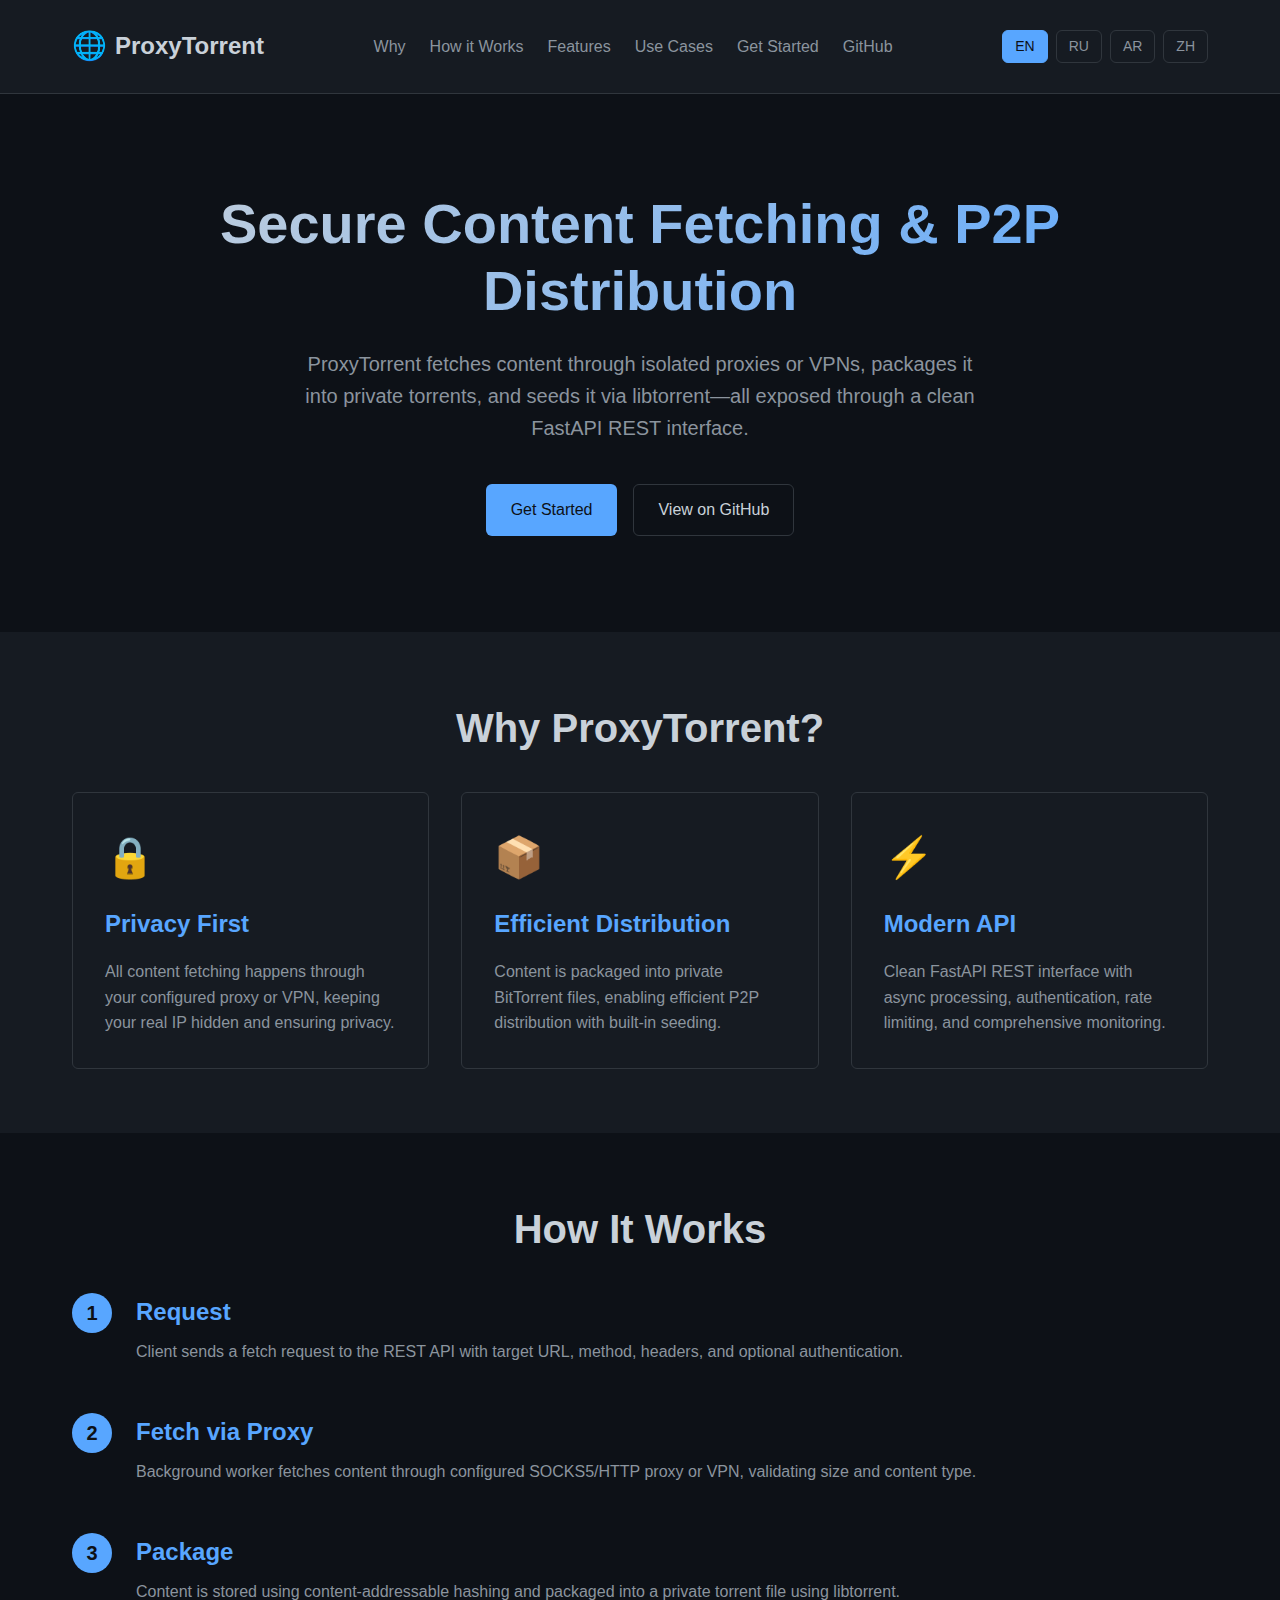
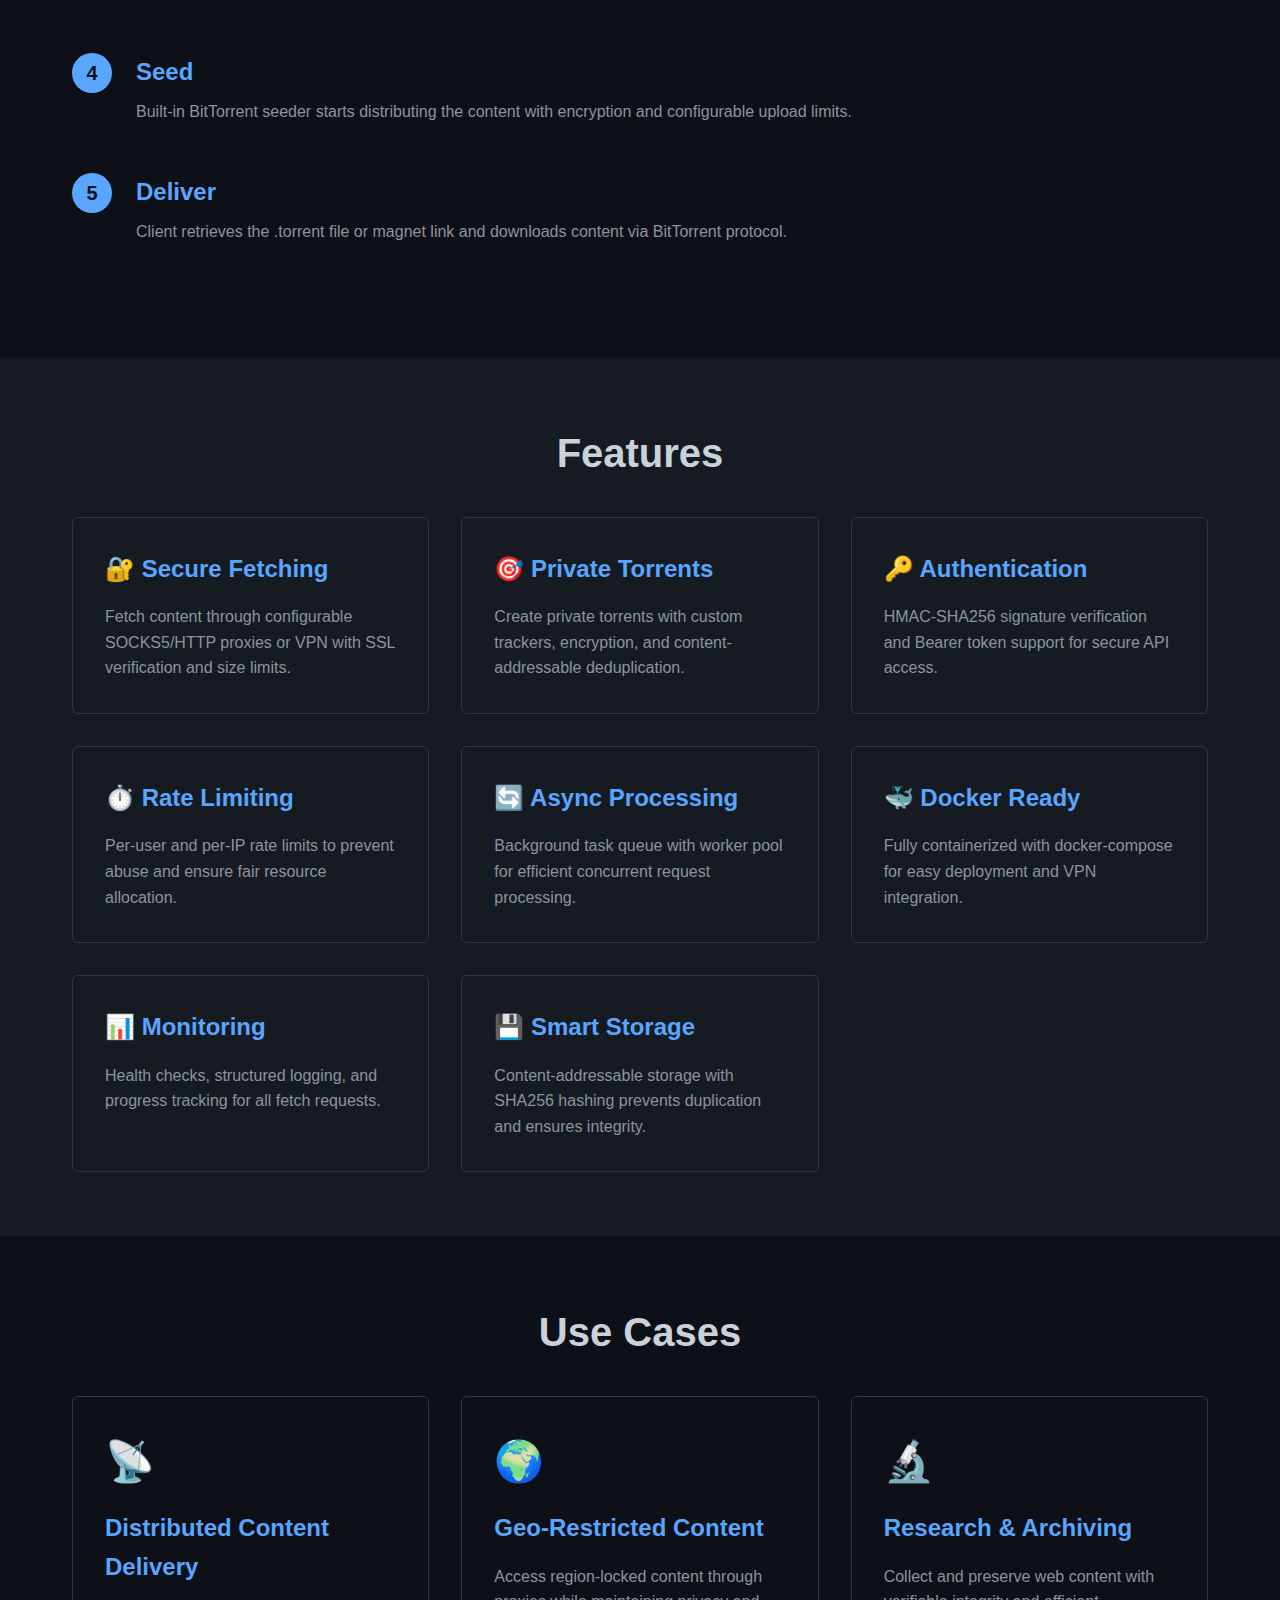
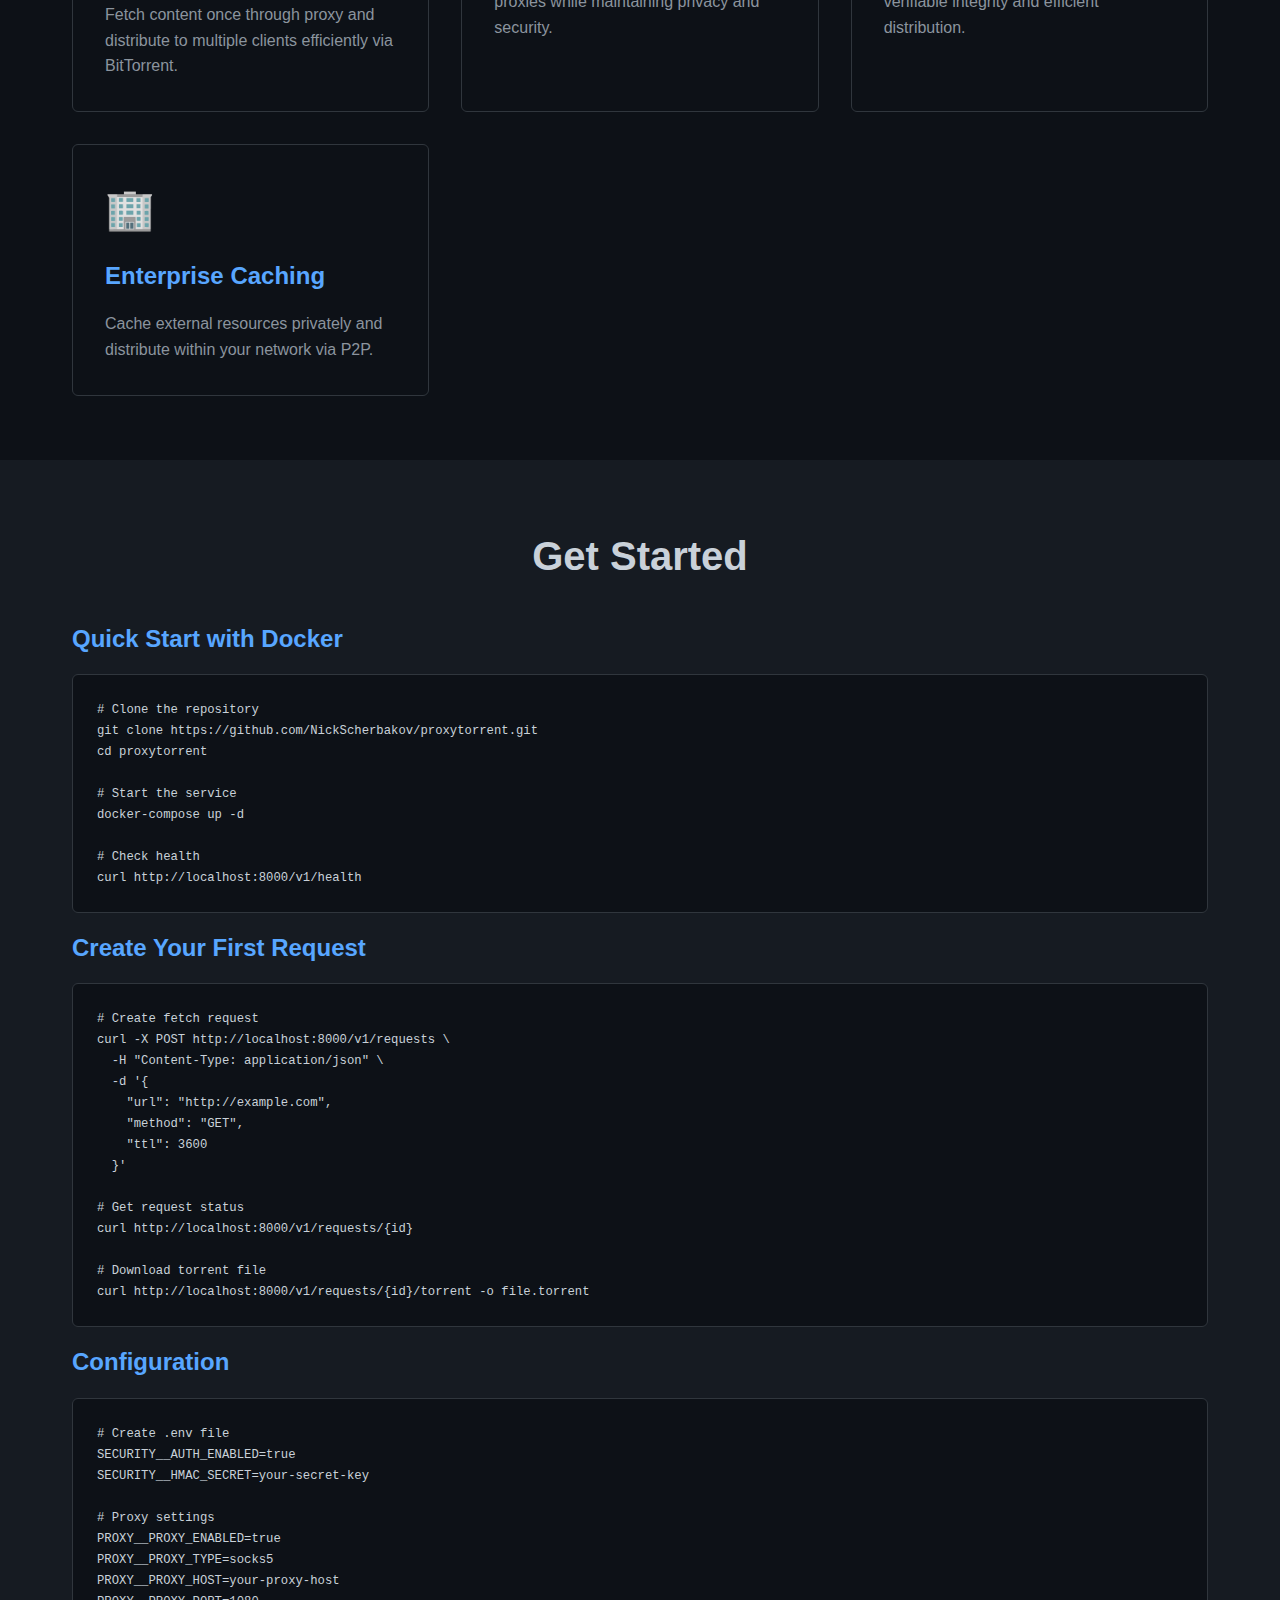
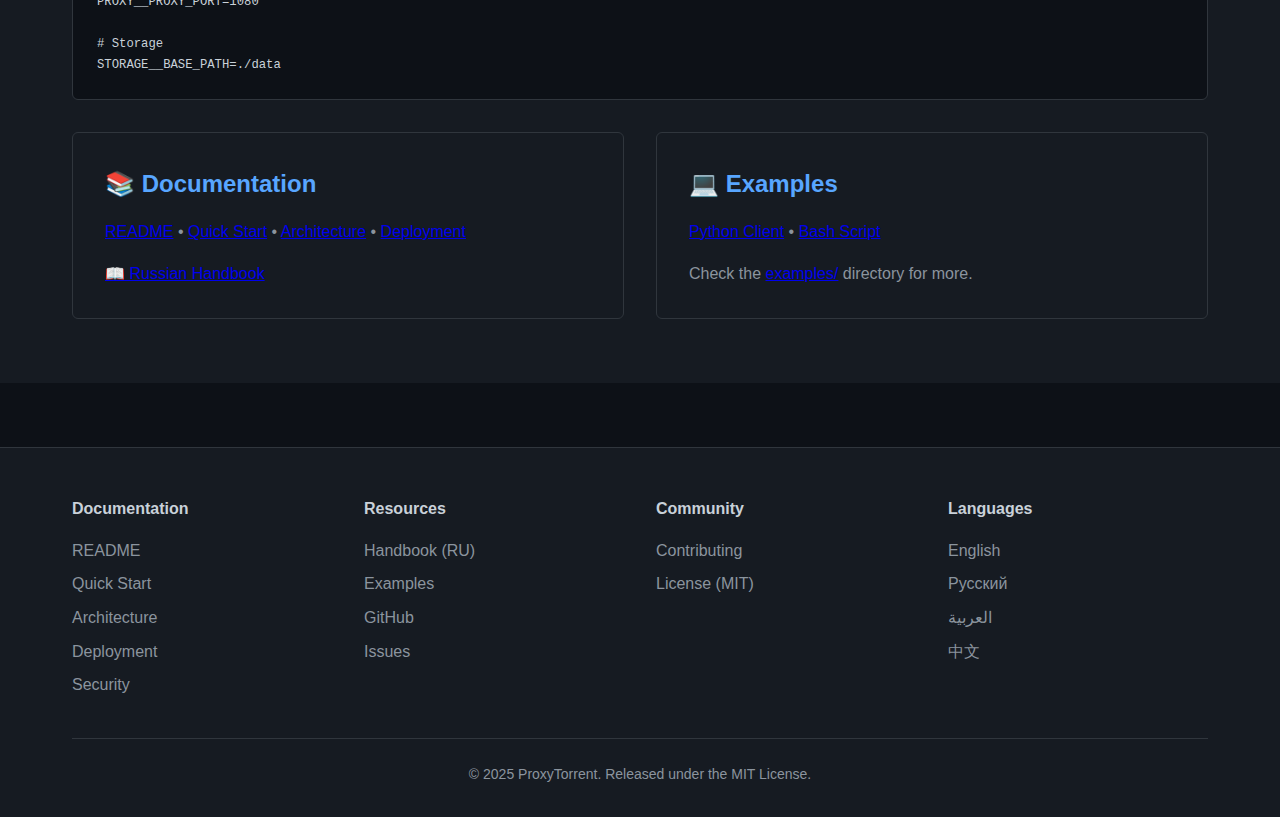
<file: site/index.html>
<!DOCTYPE html>
<html lang="en">
<head>
    <meta charset="UTF-8">
    <meta http-equiv="refresh" content="0; url=en/">
    <meta name="viewport" content="width=device-width, initial-scale=1.0">
    <title>ProxyTorrent - Redirecting...</title>
    <script>
        // Redirect to English version by default
        window.location.href = 'en/';
    </script>
</head>
<body>
    <p>Redirecting to <a href="en/">English version</a>...</p>
</body>
</html>
</file>
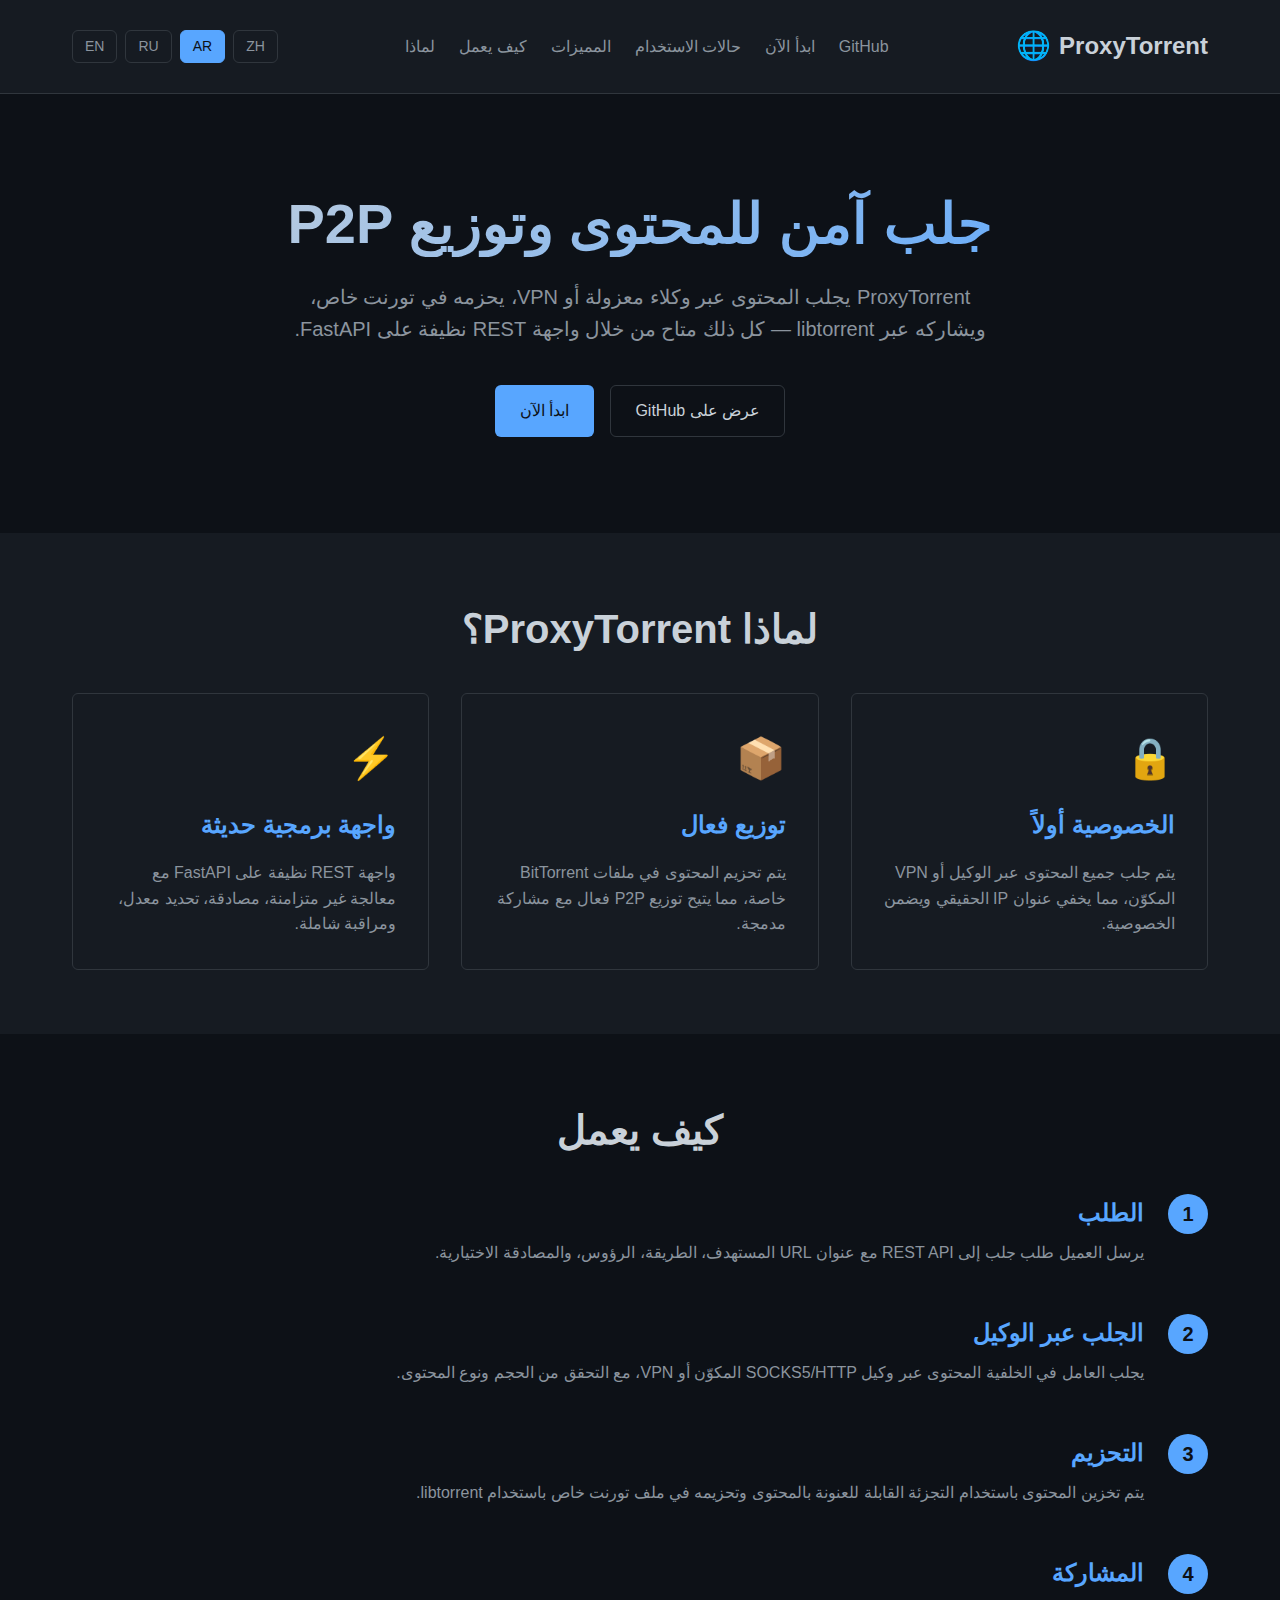
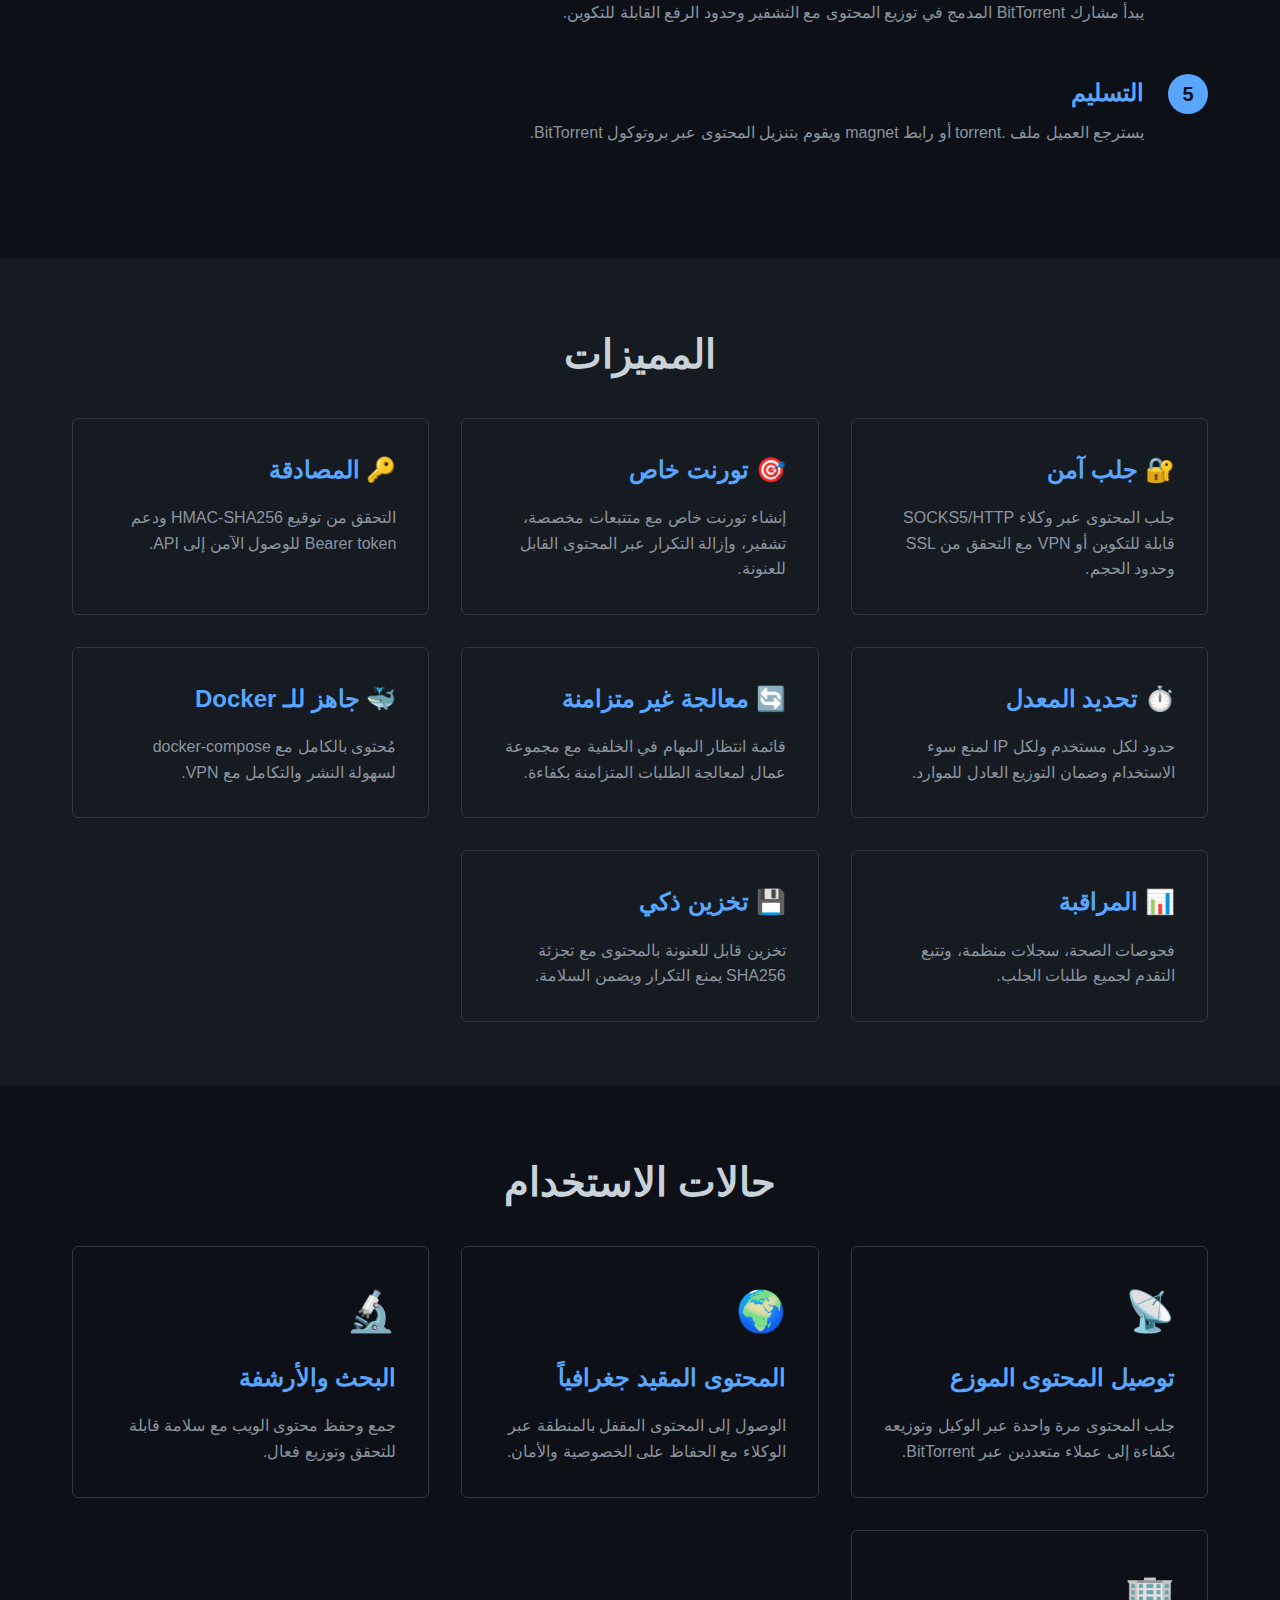
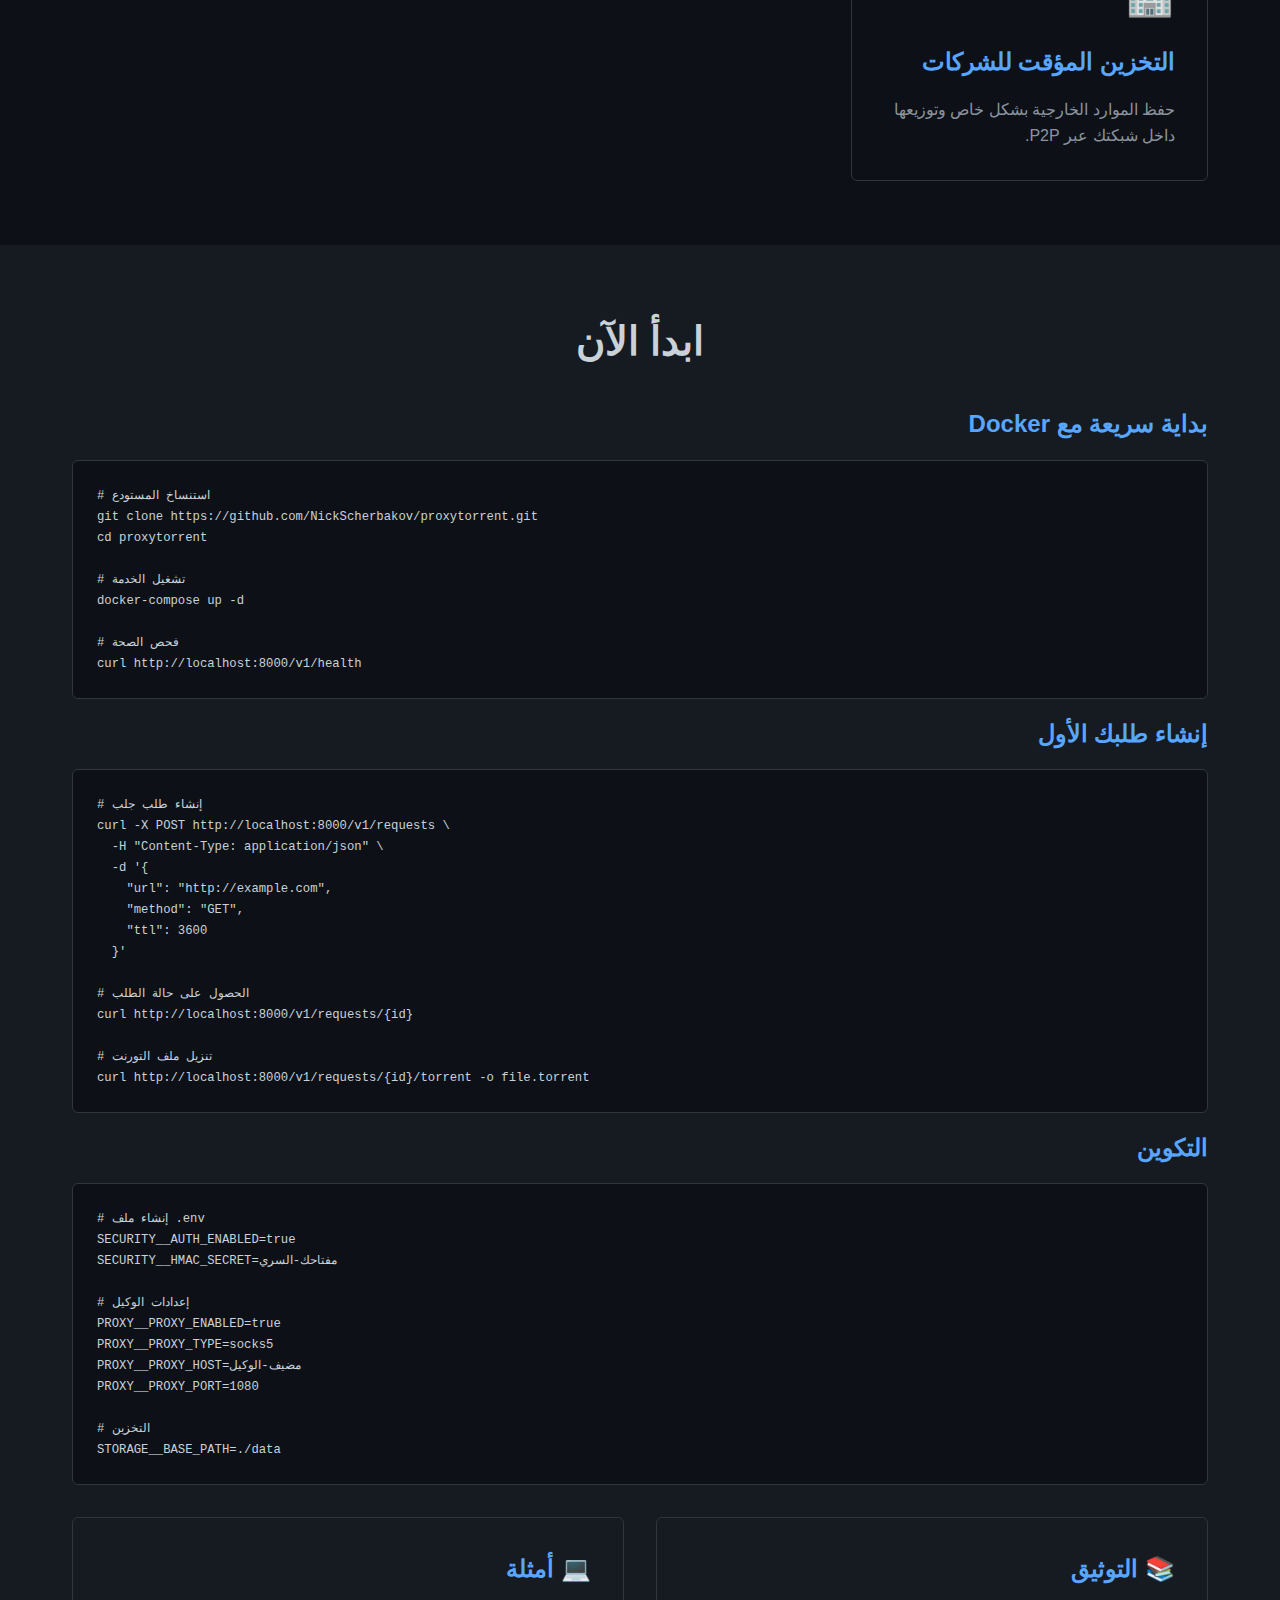
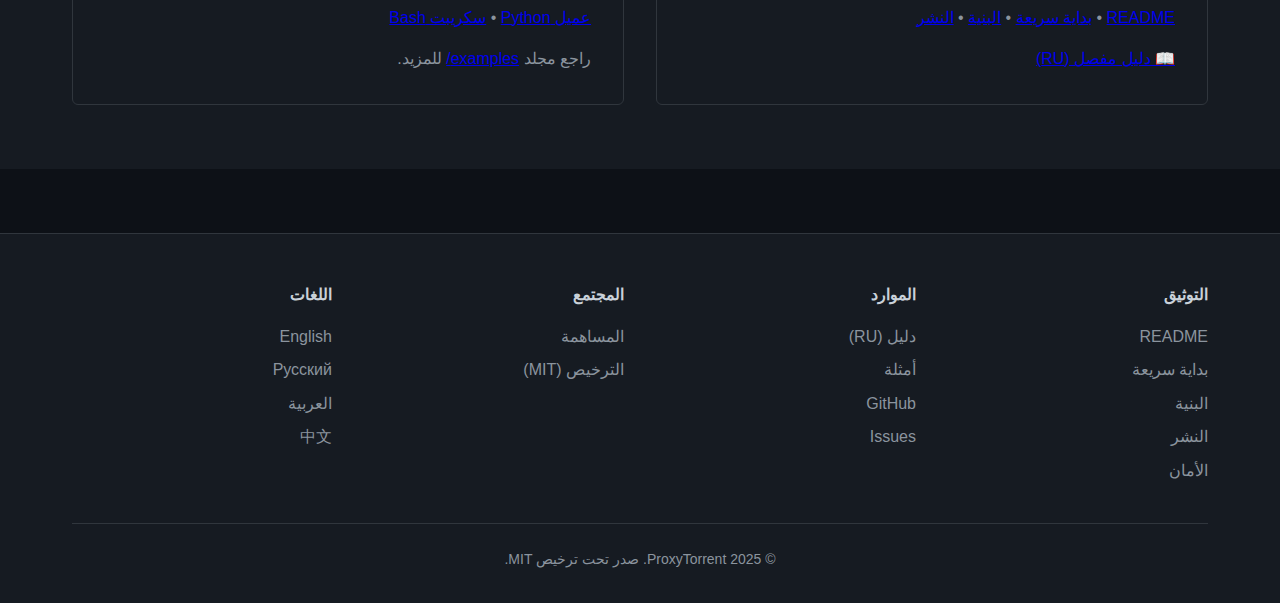
<file: site/ar/index.html>
<!DOCTYPE html>
<html lang="ar" dir="rtl">
<head>
    <meta charset="UTF-8">
    <meta name="viewport" content="width=device-width, initial-scale=1.0">
    <title>ProxyTorrent - جلب آمن للمحتوى وتوزيع P2P</title>
    <meta name="description" content="ProxyTorrent يجلب المحتوى عبر وكلاء/VPN، يحزمه في تورنت خاص، ويوزعه عبر BitTorrent. مبني على FastAPI و libtorrent.">
    <meta name="keywords" content="وكيل، تورنت، bittorrent، vpn، fastapi، خصوصية، p2p، توزيع المحتوى">
    
    <!-- Open Graph / Facebook -->
    <meta property="og:type" content="website">
    <meta property="og:url" content="https://nickscherbakov.github.io/proxytorrent/ar/">
    <meta property="og:title" content="ProxyTorrent - جلب آمن للمحتوى وتوزيع P2P">
    <meta property="og:description" content="جلب المحتوى عبر وكلاء/VPN وتوزيعه عبر BitTorrent. FastAPI REST API مع libtorrent للمشاركة.">
    
    <!-- Twitter -->
    <meta property="twitter:card" content="summary_large_image">
    <meta property="twitter:url" content="https://nickscherbakov.github.io/proxytorrent/ar/">
    <meta property="twitter:title" content="ProxyTorrent - جلب آمن للمحتوى وتوزيع P2P">
    <meta property="twitter:description" content="جلب المحتوى عبر وكلاء/VPN وتوزيعه عبر BitTorrent. FastAPI REST API مع libtorrent للمشاركة.">
    
    <link rel="stylesheet" href="../assets/style.css">
</head>
<body lang="ar">
    <header>
        <div class="container">
            <div class="header-content">
                <a href="#" class="logo">
                    <span class="logo-icon">🌐</span>
                    <span>ProxyTorrent</span>
                </a>
                <nav>
                    <ul>
                        <li><a href="#why">لماذا</a></li>
                        <li><a href="#how">كيف يعمل</a></li>
                        <li><a href="#features">المميزات</a></li>
                        <li><a href="#use-cases">حالات الاستخدام</a></li>
                        <li><a href="#get-started">ابدأ الآن</a></li>
                        <li><a href="https://github.com/NickScherbakov/proxytorrent" target="_blank">GitHub</a></li>
                    </ul>
                </nav>
                <div class="lang-switcher">
                    <a href="../en/">EN</a>
                    <a href="../ru/">RU</a>
                    <a href="../ar/" class="active">AR</a>
                    <a href="../zh/">ZH</a>
                </div>
            </div>
        </div>
    </header>

    <main>
        <!-- Hero Section -->
        <section class="hero">
            <div class="container">
                <h1>جلب آمن للمحتوى وتوزيع P2P</h1>
                <p>
                    ProxyTorrent يجلب المحتوى عبر وكلاء معزولة أو VPN، يحزمه في تورنت خاص،
                    ويشاركه عبر libtorrent — كل ذلك متاح من خلال واجهة REST نظيفة على FastAPI.
                </p>
                <div class="hero-cta">
                    <a href="#get-started" class="btn btn-primary">ابدأ الآن</a>
                    <a href="https://github.com/NickScherbakov/proxytorrent" target="_blank" class="btn btn-secondary">عرض على GitHub</a>
                </div>
            </div>
        </section>

        <!-- Why Section -->
        <section id="why">
            <div class="container">
                <h2>لماذا ProxyTorrent؟</h2>
                <div class="grid grid-3">
                    <div class="card">
                        <span class="card-icon">🔒</span>
                        <h3>الخصوصية أولاً</h3>
                        <p>يتم جلب جميع المحتوى عبر الوكيل أو VPN المكوّن، مما يخفي عنوان IP الحقيقي ويضمن الخصوصية.</p>
                    </div>
                    <div class="card">
                        <span class="card-icon">📦</span>
                        <h3>توزيع فعال</h3>
                        <p>يتم تحزيم المحتوى في ملفات BitTorrent خاصة، مما يتيح توزيع P2P فعال مع مشاركة مدمجة.</p>
                    </div>
                    <div class="card">
                        <span class="card-icon">⚡</span>
                        <h3>واجهة برمجية حديثة</h3>
                        <p>واجهة REST نظيفة على FastAPI مع معالجة غير متزامنة، مصادقة، تحديد معدل، ومراقبة شاملة.</p>
                    </div>
                </div>
            </div>
        </section>

        <!-- How It Works Section -->
        <section id="how">
            <div class="container">
                <h2>كيف يعمل</h2>
                <div class="steps">
                    <div class="step">
                        <h3>الطلب</h3>
                        <p>يرسل العميل طلب جلب إلى REST API مع عنوان URL المستهدف، الطريقة، الرؤوس، والمصادقة الاختيارية.</p>
                    </div>
                    <div class="step">
                        <h3>الجلب عبر الوكيل</h3>
                        <p>يجلب العامل في الخلفية المحتوى عبر وكيل SOCKS5/HTTP المكوّن أو VPN، مع التحقق من الحجم ونوع المحتوى.</p>
                    </div>
                    <div class="step">
                        <h3>التحزيم</h3>
                        <p>يتم تخزين المحتوى باستخدام التجزئة القابلة للعنونة بالمحتوى وتحزيمه في ملف تورنت خاص باستخدام libtorrent.</p>
                    </div>
                    <div class="step">
                        <h3>المشاركة</h3>
                        <p>يبدأ مشارك BitTorrent المدمج في توزيع المحتوى مع التشفير وحدود الرفع القابلة للتكوين.</p>
                    </div>
                    <div class="step">
                        <h3>التسليم</h3>
                        <p>يسترجع العميل ملف .torrent أو رابط magnet ويقوم بتنزيل المحتوى عبر بروتوكول BitTorrent.</p>
                    </div>
                </div>
            </div>
        </section>

        <!-- Features Section -->
        <section id="features">
            <div class="container">
                <h2>المميزات</h2>
                <div class="grid grid-2">
                    <div class="card">
                        <h3>🔐 جلب آمن</h3>
                        <p>جلب المحتوى عبر وكلاء SOCKS5/HTTP قابلة للتكوين أو VPN مع التحقق من SSL وحدود الحجم.</p>
                    </div>
                    <div class="card">
                        <h3>🎯 تورنت خاص</h3>
                        <p>إنشاء تورنت خاص مع متتبعات مخصصة، تشفير، وإزالة التكرار عبر المحتوى القابل للعنونة.</p>
                    </div>
                    <div class="card">
                        <h3>🔑 المصادقة</h3>
                        <p>التحقق من توقيع HMAC-SHA256 ودعم Bearer token للوصول الآمن إلى API.</p>
                    </div>
                    <div class="card">
                        <h3>⏱️ تحديد المعدل</h3>
                        <p>حدود لكل مستخدم ولكل IP لمنع سوء الاستخدام وضمان التوزيع العادل للموارد.</p>
                    </div>
                    <div class="card">
                        <h3>🔄 معالجة غير متزامنة</h3>
                        <p>قائمة انتظار المهام في الخلفية مع مجموعة عمال لمعالجة الطلبات المتزامنة بكفاءة.</p>
                    </div>
                    <div class="card">
                        <h3>🐳 جاهز للـ Docker</h3>
                        <p>مُحتوى بالكامل مع docker-compose لسهولة النشر والتكامل مع VPN.</p>
                    </div>
                    <div class="card">
                        <h3>📊 المراقبة</h3>
                        <p>فحوصات الصحة، سجلات منظمة، وتتبع التقدم لجميع طلبات الجلب.</p>
                    </div>
                    <div class="card">
                        <h3>💾 تخزين ذكي</h3>
                        <p>تخزين قابل للعنونة بالمحتوى مع تجزئة SHA256 يمنع التكرار ويضمن السلامة.</p>
                    </div>
                </div>
            </div>
        </section>

        <!-- Use Cases Section -->
        <section id="use-cases">
            <div class="container">
                <h2>حالات الاستخدام</h2>
                <div class="grid grid-2">
                    <div class="card">
                        <span class="card-icon">📡</span>
                        <h3>توصيل المحتوى الموزع</h3>
                        <p>جلب المحتوى مرة واحدة عبر الوكيل وتوزيعه بكفاءة إلى عملاء متعددين عبر BitTorrent.</p>
                    </div>
                    <div class="card">
                        <span class="card-icon">🌍</span>
                        <h3>المحتوى المقيد جغرافياً</h3>
                        <p>الوصول إلى المحتوى المقفل بالمنطقة عبر الوكلاء مع الحفاظ على الخصوصية والأمان.</p>
                    </div>
                    <div class="card">
                        <span class="card-icon">🔬</span>
                        <h3>البحث والأرشفة</h3>
                        <p>جمع وحفظ محتوى الويب مع سلامة قابلة للتحقق وتوزيع فعال.</p>
                    </div>
                    <div class="card">
                        <span class="card-icon">🏢</span>
                        <h3>التخزين المؤقت للشركات</h3>
                        <p>حفظ الموارد الخارجية بشكل خاص وتوزيعها داخل شبكتك عبر P2P.</p>
                    </div>
                </div>
            </div>
        </section>

        <!-- Get Started Section -->
        <section id="get-started">
            <div class="container">
                <h2>ابدأ الآن</h2>
                
                <h3>بداية سريعة مع Docker</h3>
                <pre><code># استنساخ المستودع
git clone https://github.com/NickScherbakov/proxytorrent.git
cd proxytorrent

# تشغيل الخدمة
docker-compose up -d

# فحص الصحة
curl http://localhost:8000/v1/health</code></pre>

                <h3>إنشاء طلبك الأول</h3>
                <pre><code># إنشاء طلب جلب
curl -X POST http://localhost:8000/v1/requests \
  -H "Content-Type: application/json" \
  -d '{
    "url": "http://example.com",
    "method": "GET",
    "ttl": 3600
  }'

# الحصول على حالة الطلب
curl http://localhost:8000/v1/requests/{id}

# تنزيل ملف التورنت
curl http://localhost:8000/v1/requests/{id}/torrent -o file.torrent</code></pre>

                <h3>التكوين</h3>
                <pre><code># إنشاء ملف .env
SECURITY__AUTH_ENABLED=true
SECURITY__HMAC_SECRET=مفتاحك-السري

# إعدادات الوكيل
PROXY__PROXY_ENABLED=true
PROXY__PROXY_TYPE=socks5
PROXY__PROXY_HOST=مضيف-الوكيل
PROXY__PROXY_PORT=1080

# التخزين
STORAGE__BASE_PATH=./data</code></pre>

                <div class="grid grid-2" style="margin-top: 2rem;">
                    <div class="card">
                        <h3>📚 التوثيق</h3>
                        <p>
                            <a href="../../README.md">README</a> • 
                            <a href="../../QUICKSTART.md">بداية سريعة</a> • 
                            <a href="../../ARCHITECTURE.md">البنية</a> • 
                            <a href="../../DEPLOYMENT.md">النشر</a>
                        </p>
                        <p style="margin-top: 1rem;">
                            <a href="../../docs/handbook/README.md">📖 دليل مفصل (RU)</a>
                        </p>
                    </div>
                    <div class="card">
                        <h3>💻 أمثلة</h3>
                        <p>
                            <a href="../../examples/client.py">عميل Python</a> • 
                            <a href="../../examples/curl_example.sh">سكريبت Bash</a>
                        </p>
                        <p style="margin-top: 1rem;">
                            راجع مجلد <a href="../../examples/">examples/</a> للمزيد.
                        </p>
                    </div>
                </div>
            </div>
        </section>
    </main>

    <footer>
        <div class="container">
            <div class="footer-content">
                <div class="footer-section">
                    <h4>التوثيق</h4>
                    <ul>
                        <li><a href="../../README.md">README</a></li>
                        <li><a href="../../QUICKSTART.md">بداية سريعة</a></li>
                        <li><a href="../../ARCHITECTURE.md">البنية</a></li>
                        <li><a href="../../DEPLOYMENT.md">النشر</a></li>
                        <li><a href="../../SECURITY.md">الأمان</a></li>
                    </ul>
                </div>
                <div class="footer-section">
                    <h4>الموارد</h4>
                    <ul>
                        <li><a href="../../docs/handbook/README.md">دليل (RU)</a></li>
                        <li><a href="../../examples/">أمثلة</a></li>
                        <li><a href="https://github.com/NickScherbakov/proxytorrent" target="_blank">GitHub</a></li>
                        <li><a href="https://github.com/NickScherbakov/proxytorrent/issues" target="_blank">Issues</a></li>
                    </ul>
                </div>
                <div class="footer-section">
                    <h4>المجتمع</h4>
                    <ul>
                        <li><a href="../../CONTRIBUTING.md">المساهمة</a></li>
                        <li><a href="../../LICENSE">الترخيص (MIT)</a></li>
                    </ul>
                </div>
                <div class="footer-section">
                    <h4>اللغات</h4>
                    <ul>
                        <li><a href="../en/">English</a></li>
                        <li><a href="../ru/">Русский</a></li>
                        <li><a href="../ar/">العربية</a></li>
                        <li><a href="../zh/">中文</a></li>
                    </ul>
                </div>
            </div>
            <div class="footer-bottom">
                <p>&copy; 2025 ProxyTorrent. صدر تحت ترخيص MIT.</p>
            </div>
        </div>
    </footer>
</body>
</html>
</file>
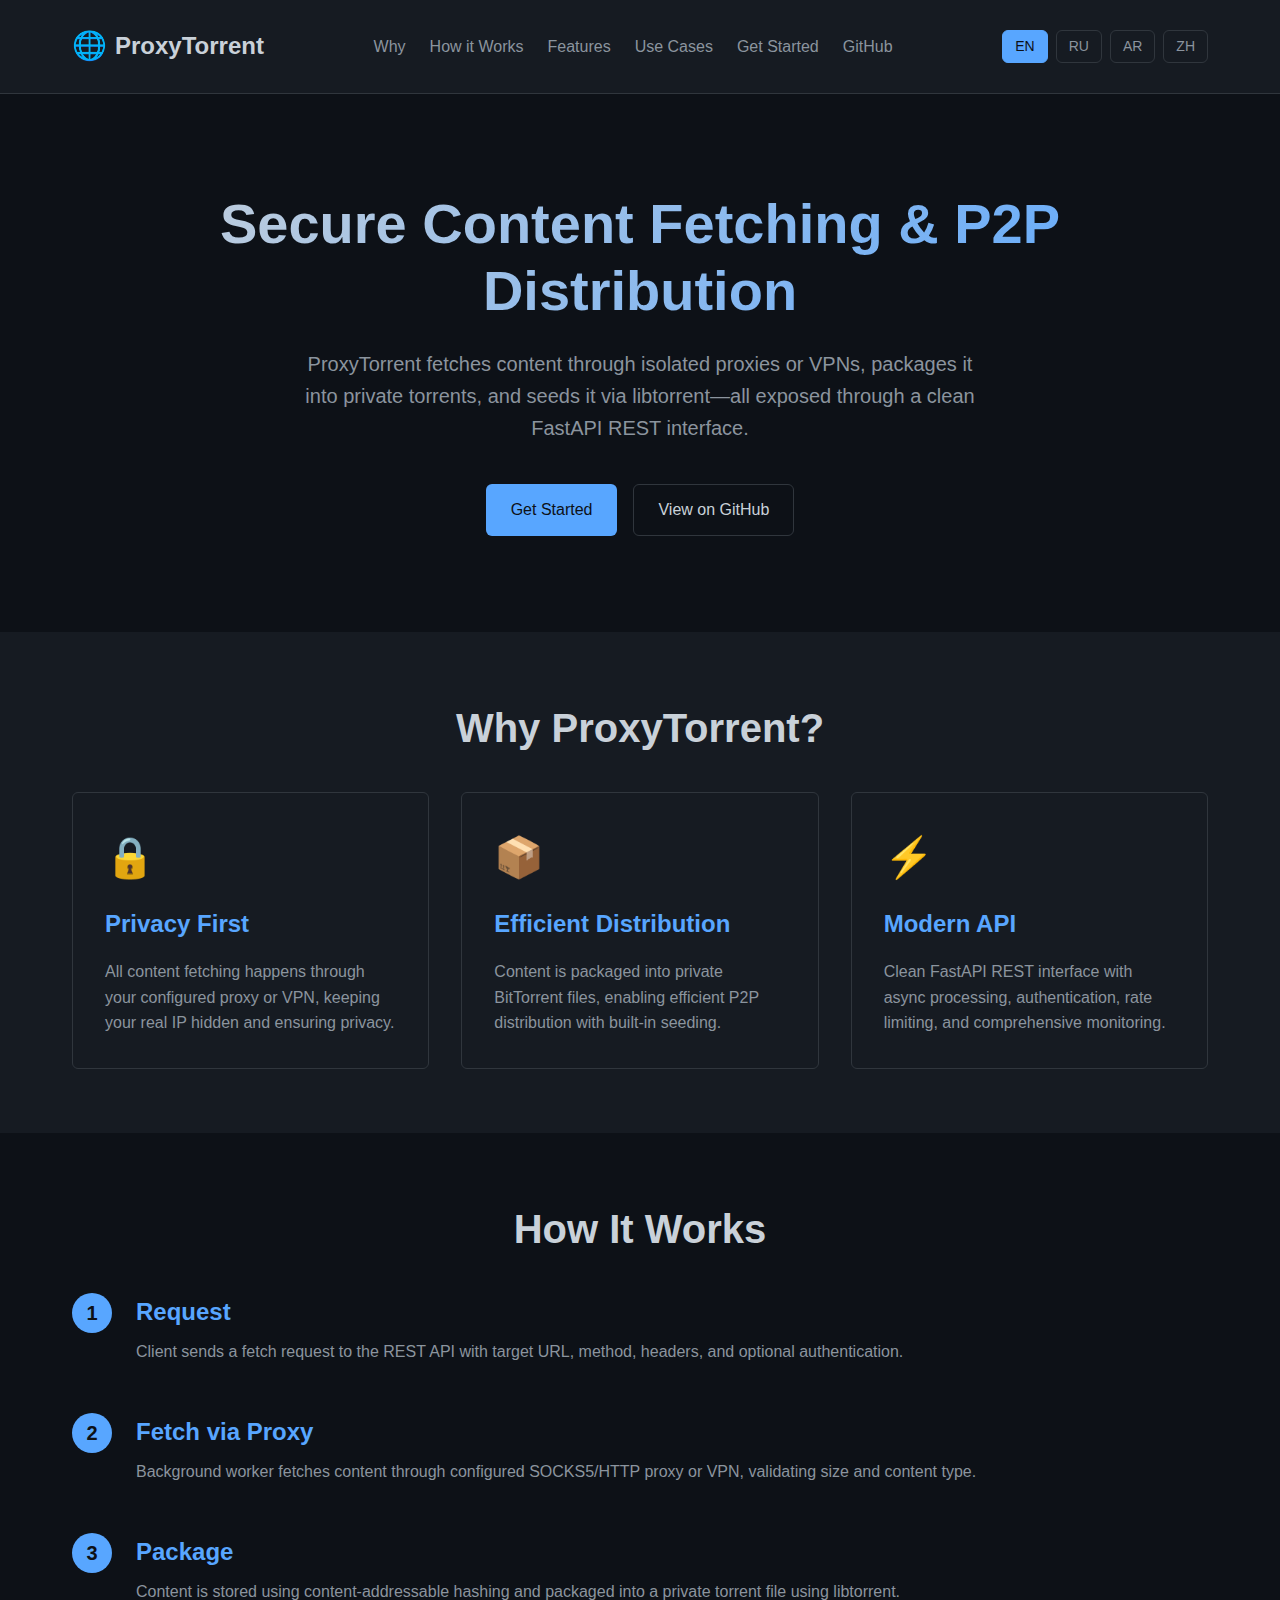
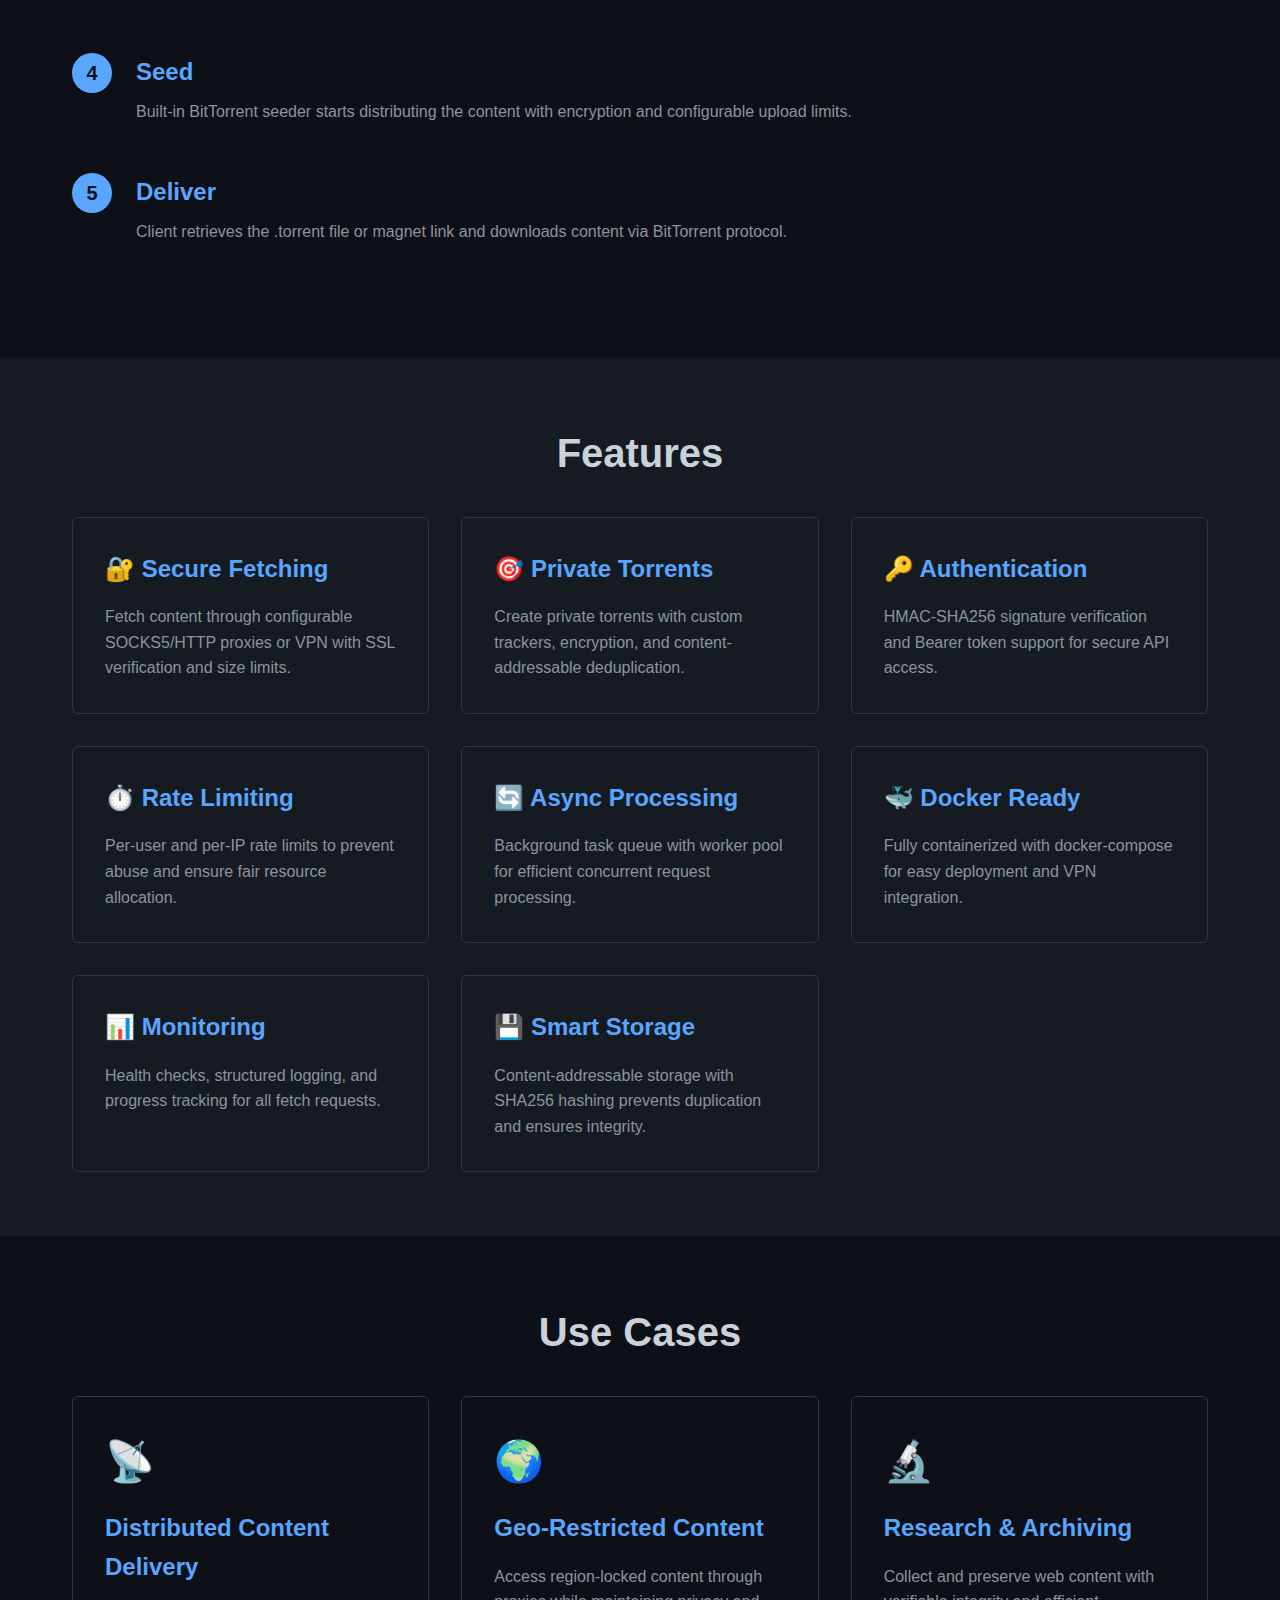
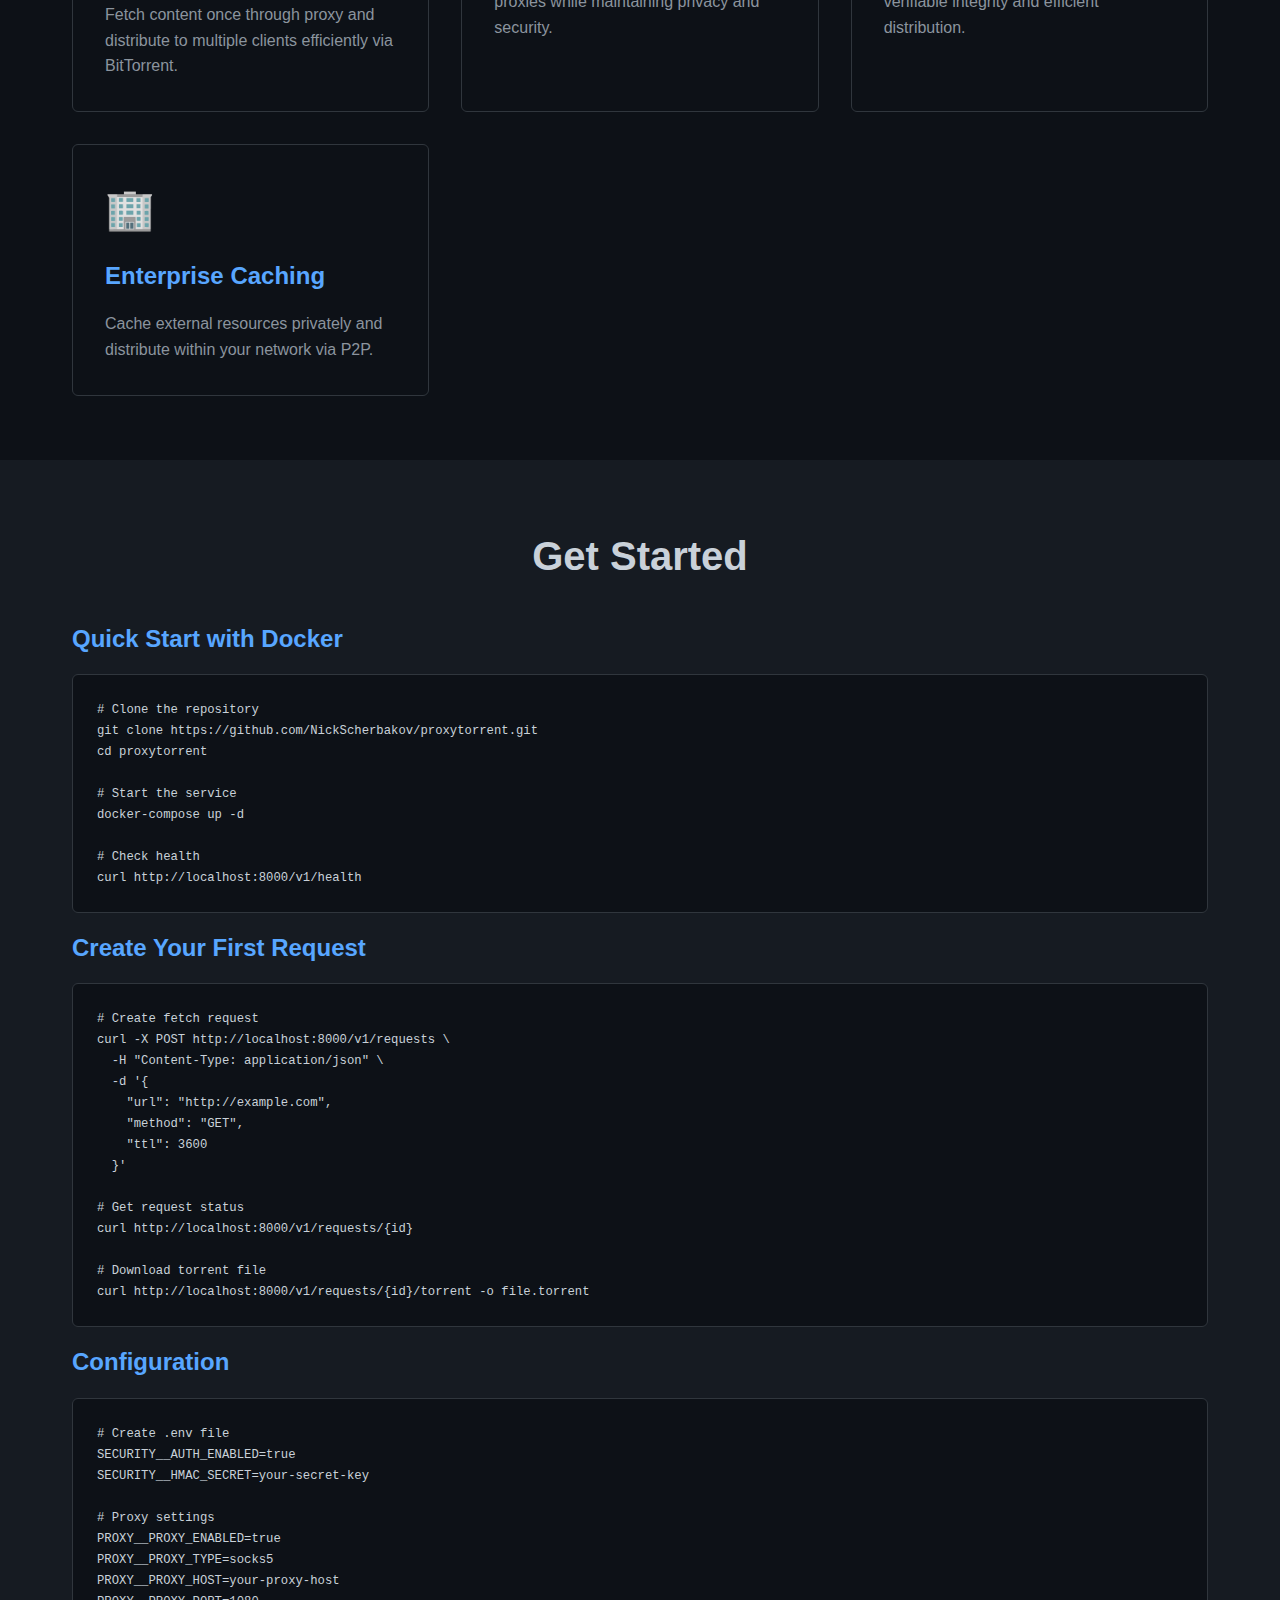
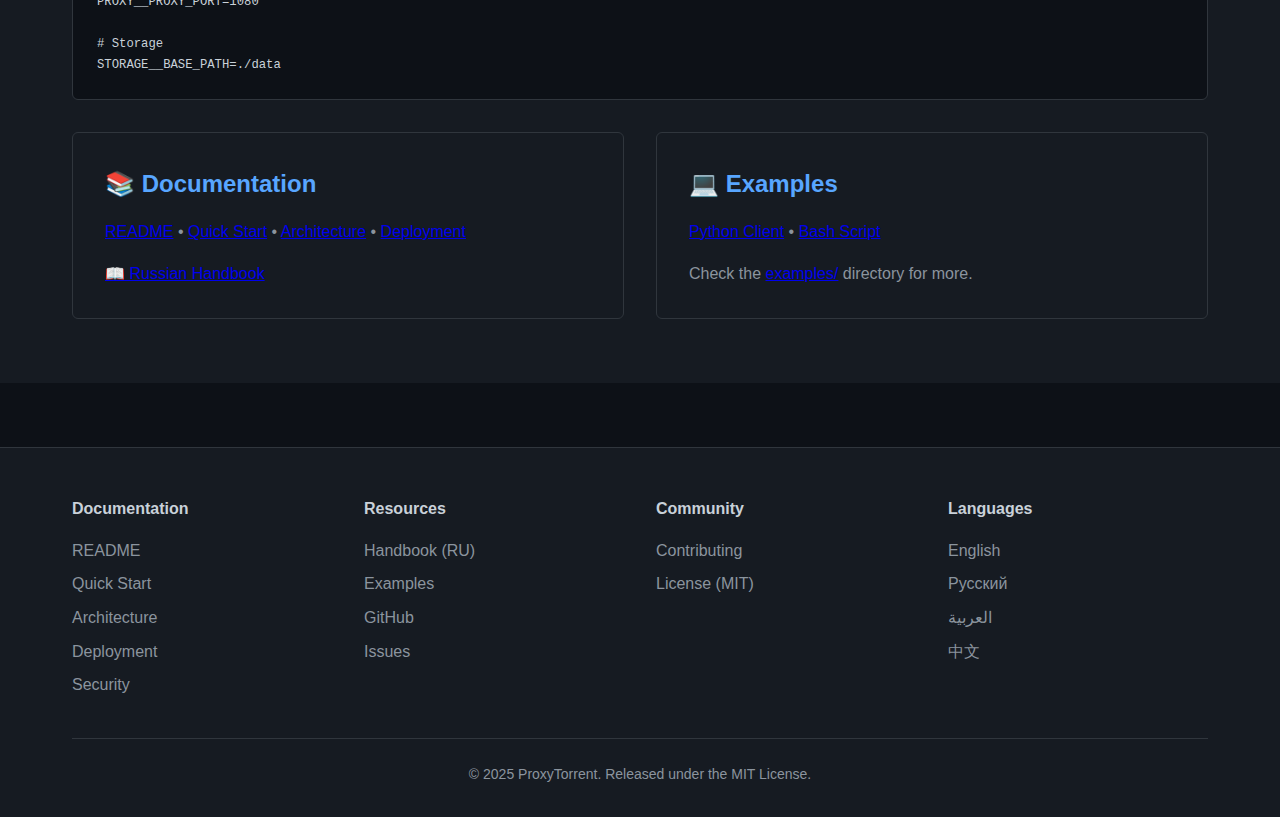
<file: site/en/index.html>
<!DOCTYPE html>
<html lang="en">
<head>
    <meta charset="UTF-8">
    <meta name="viewport" content="width=device-width, initial-scale=1.0">
    <title>ProxyTorrent - Secure Content Fetching & P2P Distribution</title>
    <meta name="description" content="ProxyTorrent fetches content through proxies/VPNs, packages it into private torrents, and distributes via BitTorrent. Built with FastAPI and libtorrent.">
    <meta name="keywords" content="proxy, torrent, bittorrent, vpn, fastapi, privacy, p2p, content distribution">
    
    <!-- Open Graph / Facebook -->
    <meta property="og:type" content="website">
    <meta property="og:url" content="https://nickscherbakov.github.io/proxytorrent/en/">
    <meta property="og:title" content="ProxyTorrent - Secure Content Fetching & P2P Distribution">
    <meta property="og:description" content="Fetch content through proxies/VPNs and distribute via BitTorrent. FastAPI REST API with libtorrent seeding.">
    
    <!-- Twitter -->
    <meta property="twitter:card" content="summary_large_image">
    <meta property="twitter:url" content="https://nickscherbakov.github.io/proxytorrent/en/">
    <meta property="twitter:title" content="ProxyTorrent - Secure Content Fetching & P2P Distribution">
    <meta property="twitter:description" content="Fetch content through proxies/VPNs and distribute via BitTorrent. FastAPI REST API with libtorrent seeding.">
    
    <link rel="stylesheet" href="../assets/style.css">
</head>
<body lang="en">
    <header>
        <div class="container">
            <div class="header-content">
                <a href="#" class="logo">
                    <span class="logo-icon">🌐</span>
                    <span>ProxyTorrent</span>
                </a>
                <nav>
                    <ul>
                        <li><a href="#why">Why</a></li>
                        <li><a href="#how">How it Works</a></li>
                        <li><a href="#features">Features</a></li>
                        <li><a href="#use-cases">Use Cases</a></li>
                        <li><a href="#get-started">Get Started</a></li>
                        <li><a href="https://github.com/NickScherbakov/proxytorrent" target="_blank">GitHub</a></li>
                    </ul>
                </nav>
                <div class="lang-switcher">
                    <a href="../en/" class="active">EN</a>
                    <a href="../ru/">RU</a>
                    <a href="../ar/">AR</a>
                    <a href="../zh/">ZH</a>
                </div>
            </div>
        </div>
    </header>

    <main>
        <!-- Hero Section -->
        <section class="hero">
            <div class="container">
                <h1>Secure Content Fetching & P2P Distribution</h1>
                <p>
                    ProxyTorrent fetches content through isolated proxies or VPNs, packages it into private torrents, 
                    and seeds it via libtorrent—all exposed through a clean FastAPI REST interface.
                </p>
                <div class="hero-cta">
                    <a href="#get-started" class="btn btn-primary">Get Started</a>
                    <a href="https://github.com/NickScherbakov/proxytorrent" target="_blank" class="btn btn-secondary">View on GitHub</a>
                </div>
            </div>
        </section>

        <!-- Why Section -->
        <section id="why">
            <div class="container">
                <h2>Why ProxyTorrent?</h2>
                <div class="grid grid-3">
                    <div class="card">
                        <span class="card-icon">🔒</span>
                        <h3>Privacy First</h3>
                        <p>All content fetching happens through your configured proxy or VPN, keeping your real IP hidden and ensuring privacy.</p>
                    </div>
                    <div class="card">
                        <span class="card-icon">📦</span>
                        <h3>Efficient Distribution</h3>
                        <p>Content is packaged into private BitTorrent files, enabling efficient P2P distribution with built-in seeding.</p>
                    </div>
                    <div class="card">
                        <span class="card-icon">⚡</span>
                        <h3>Modern API</h3>
                        <p>Clean FastAPI REST interface with async processing, authentication, rate limiting, and comprehensive monitoring.</p>
                    </div>
                </div>
            </div>
        </section>

        <!-- How It Works Section -->
        <section id="how">
            <div class="container">
                <h2>How It Works</h2>
                <div class="steps">
                    <div class="step">
                        <h3>Request</h3>
                        <p>Client sends a fetch request to the REST API with target URL, method, headers, and optional authentication.</p>
                    </div>
                    <div class="step">
                        <h3>Fetch via Proxy</h3>
                        <p>Background worker fetches content through configured SOCKS5/HTTP proxy or VPN, validating size and content type.</p>
                    </div>
                    <div class="step">
                        <h3>Package</h3>
                        <p>Content is stored using content-addressable hashing and packaged into a private torrent file using libtorrent.</p>
                    </div>
                    <div class="step">
                        <h3>Seed</h3>
                        <p>Built-in BitTorrent seeder starts distributing the content with encryption and configurable upload limits.</p>
                    </div>
                    <div class="step">
                        <h3>Deliver</h3>
                        <p>Client retrieves the .torrent file or magnet link and downloads content via BitTorrent protocol.</p>
                    </div>
                </div>
            </div>
        </section>

        <!-- Features Section -->
        <section id="features">
            <div class="container">
                <h2>Features</h2>
                <div class="grid grid-2">
                    <div class="card">
                        <h3>🔐 Secure Fetching</h3>
                        <p>Fetch content through configurable SOCKS5/HTTP proxies or VPN with SSL verification and size limits.</p>
                    </div>
                    <div class="card">
                        <h3>🎯 Private Torrents</h3>
                        <p>Create private torrents with custom trackers, encryption, and content-addressable deduplication.</p>
                    </div>
                    <div class="card">
                        <h3>🔑 Authentication</h3>
                        <p>HMAC-SHA256 signature verification and Bearer token support for secure API access.</p>
                    </div>
                    <div class="card">
                        <h3>⏱️ Rate Limiting</h3>
                        <p>Per-user and per-IP rate limits to prevent abuse and ensure fair resource allocation.</p>
                    </div>
                    <div class="card">
                        <h3>🔄 Async Processing</h3>
                        <p>Background task queue with worker pool for efficient concurrent request processing.</p>
                    </div>
                    <div class="card">
                        <h3>🐳 Docker Ready</h3>
                        <p>Fully containerized with docker-compose for easy deployment and VPN integration.</p>
                    </div>
                    <div class="card">
                        <h3>📊 Monitoring</h3>
                        <p>Health checks, structured logging, and progress tracking for all fetch requests.</p>
                    </div>
                    <div class="card">
                        <h3>💾 Smart Storage</h3>
                        <p>Content-addressable storage with SHA256 hashing prevents duplication and ensures integrity.</p>
                    </div>
                </div>
            </div>
        </section>

        <!-- Use Cases Section -->
        <section id="use-cases">
            <div class="container">
                <h2>Use Cases</h2>
                <div class="grid grid-2">
                    <div class="card">
                        <span class="card-icon">📡</span>
                        <h3>Distributed Content Delivery</h3>
                        <p>Fetch content once through proxy and distribute to multiple clients efficiently via BitTorrent.</p>
                    </div>
                    <div class="card">
                        <span class="card-icon">🌍</span>
                        <h3>Geo-Restricted Content</h3>
                        <p>Access region-locked content through proxies while maintaining privacy and security.</p>
                    </div>
                    <div class="card">
                        <span class="card-icon">🔬</span>
                        <h3>Research & Archiving</h3>
                        <p>Collect and preserve web content with verifiable integrity and efficient distribution.</p>
                    </div>
                    <div class="card">
                        <span class="card-icon">🏢</span>
                        <h3>Enterprise Caching</h3>
                        <p>Cache external resources privately and distribute within your network via P2P.</p>
                    </div>
                </div>
            </div>
        </section>

        <!-- Get Started Section -->
        <section id="get-started">
            <div class="container">
                <h2>Get Started</h2>
                
                <h3>Quick Start with Docker</h3>
                <pre><code># Clone the repository
git clone https://github.com/NickScherbakov/proxytorrent.git
cd proxytorrent

# Start the service
docker-compose up -d

# Check health
curl http://localhost:8000/v1/health</code></pre>

                <h3>Create Your First Request</h3>
                <pre><code># Create fetch request
curl -X POST http://localhost:8000/v1/requests \
  -H "Content-Type: application/json" \
  -d '{
    "url": "http://example.com",
    "method": "GET",
    "ttl": 3600
  }'

# Get request status
curl http://localhost:8000/v1/requests/{id}

# Download torrent file
curl http://localhost:8000/v1/requests/{id}/torrent -o file.torrent</code></pre>

                <h3>Configuration</h3>
                <pre><code># Create .env file
SECURITY__AUTH_ENABLED=true
SECURITY__HMAC_SECRET=your-secret-key

# Proxy settings
PROXY__PROXY_ENABLED=true
PROXY__PROXY_TYPE=socks5
PROXY__PROXY_HOST=your-proxy-host
PROXY__PROXY_PORT=1080

# Storage
STORAGE__BASE_PATH=./data</code></pre>

                <div class="grid grid-2" style="margin-top: 2rem;">
                    <div class="card">
                        <h3>📚 Documentation</h3>
                        <p>
                            <a href="../../README.md">README</a> • 
                            <a href="../../QUICKSTART.md">Quick Start</a> • 
                            <a href="../../ARCHITECTURE.md">Architecture</a> • 
                            <a href="../../DEPLOYMENT.md">Deployment</a>
                        </p>
                        <p style="margin-top: 1rem;">
                            <a href="../../docs/handbook/README.md">📖 Russian Handbook</a>
                        </p>
                    </div>
                    <div class="card">
                        <h3>💻 Examples</h3>
                        <p>
                            <a href="../../examples/client.py">Python Client</a> • 
                            <a href="../../examples/curl_example.sh">Bash Script</a>
                        </p>
                        <p style="margin-top: 1rem;">
                            Check the <a href="../../examples/">examples/</a> directory for more.
                        </p>
                    </div>
                </div>
            </div>
        </section>
    </main>

    <footer>
        <div class="container">
            <div class="footer-content">
                <div class="footer-section">
                    <h4>Documentation</h4>
                    <ul>
                        <li><a href="../../README.md">README</a></li>
                        <li><a href="../../QUICKSTART.md">Quick Start</a></li>
                        <li><a href="../../ARCHITECTURE.md">Architecture</a></li>
                        <li><a href="../../DEPLOYMENT.md">Deployment</a></li>
                        <li><a href="../../SECURITY.md">Security</a></li>
                    </ul>
                </div>
                <div class="footer-section">
                    <h4>Resources</h4>
                    <ul>
                        <li><a href="../../docs/handbook/README.md">Handbook (RU)</a></li>
                        <li><a href="../../examples/">Examples</a></li>
                        <li><a href="https://github.com/NickScherbakov/proxytorrent" target="_blank">GitHub</a></li>
                        <li><a href="https://github.com/NickScherbakov/proxytorrent/issues" target="_blank">Issues</a></li>
                    </ul>
                </div>
                <div class="footer-section">
                    <h4>Community</h4>
                    <ul>
                        <li><a href="../../CONTRIBUTING.md">Contributing</a></li>
                        <li><a href="../../LICENSE">License (MIT)</a></li>
                    </ul>
                </div>
                <div class="footer-section">
                    <h4>Languages</h4>
                    <ul>
                        <li><a href="../en/">English</a></li>
                        <li><a href="../ru/">Русский</a></li>
                        <li><a href="../ar/">العربية</a></li>
                        <li><a href="../zh/">中文</a></li>
                    </ul>
                </div>
            </div>
            <div class="footer-bottom">
                <p>&copy; 2025 ProxyTorrent. Released under the MIT License.</p>
            </div>
        </div>
    </footer>
</body>
</html>
</file>
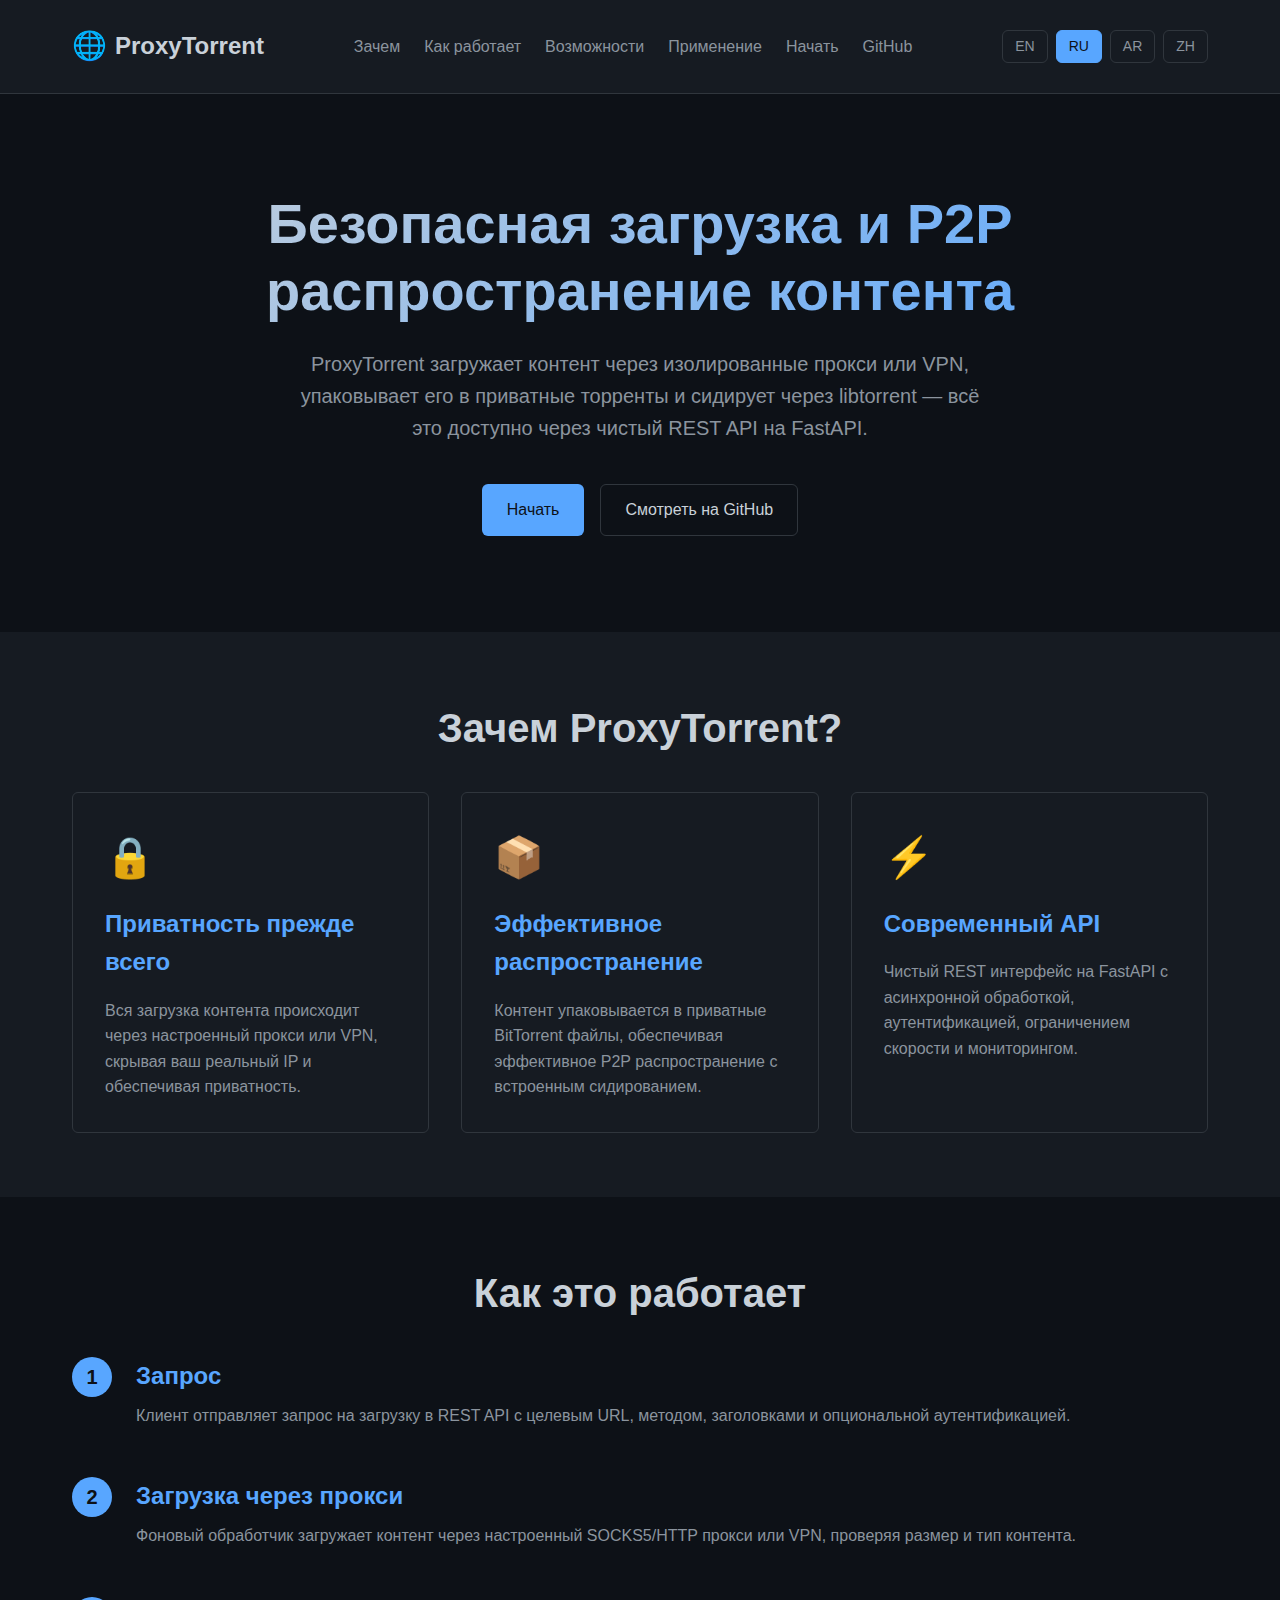
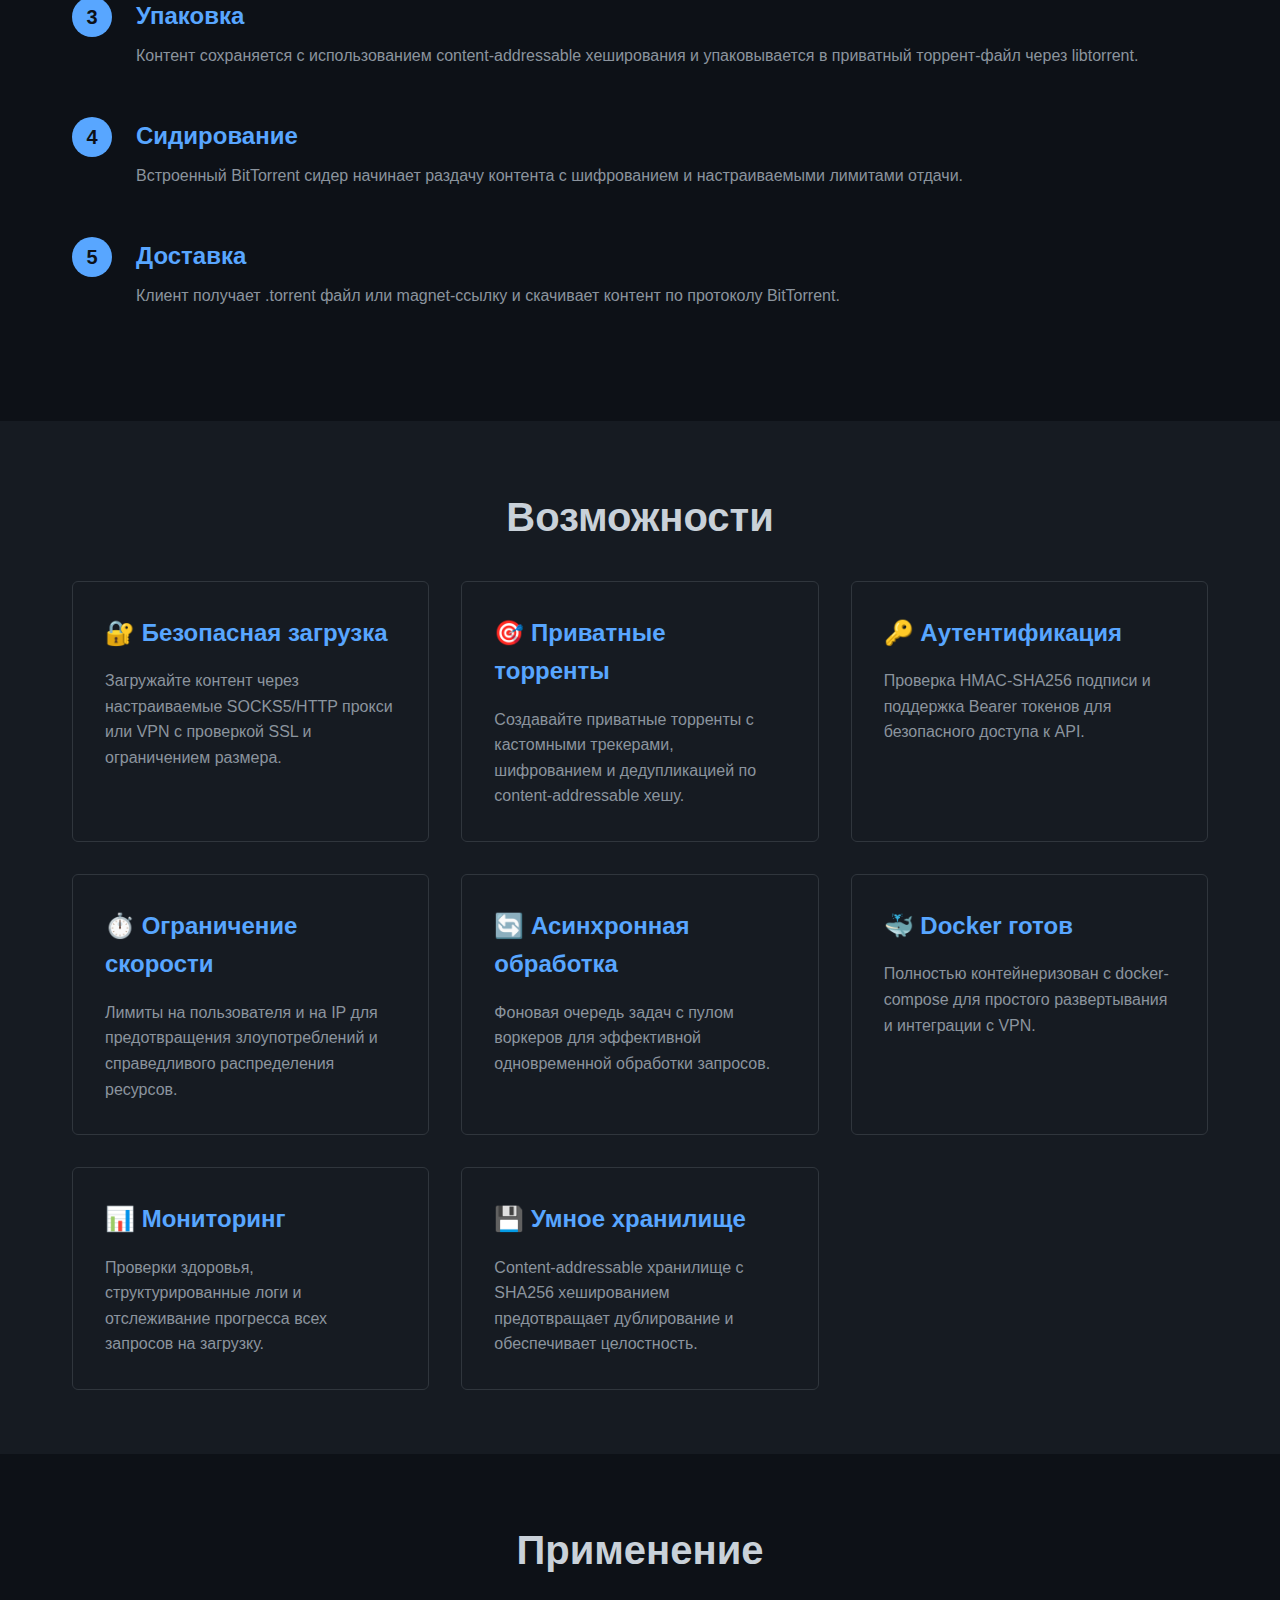
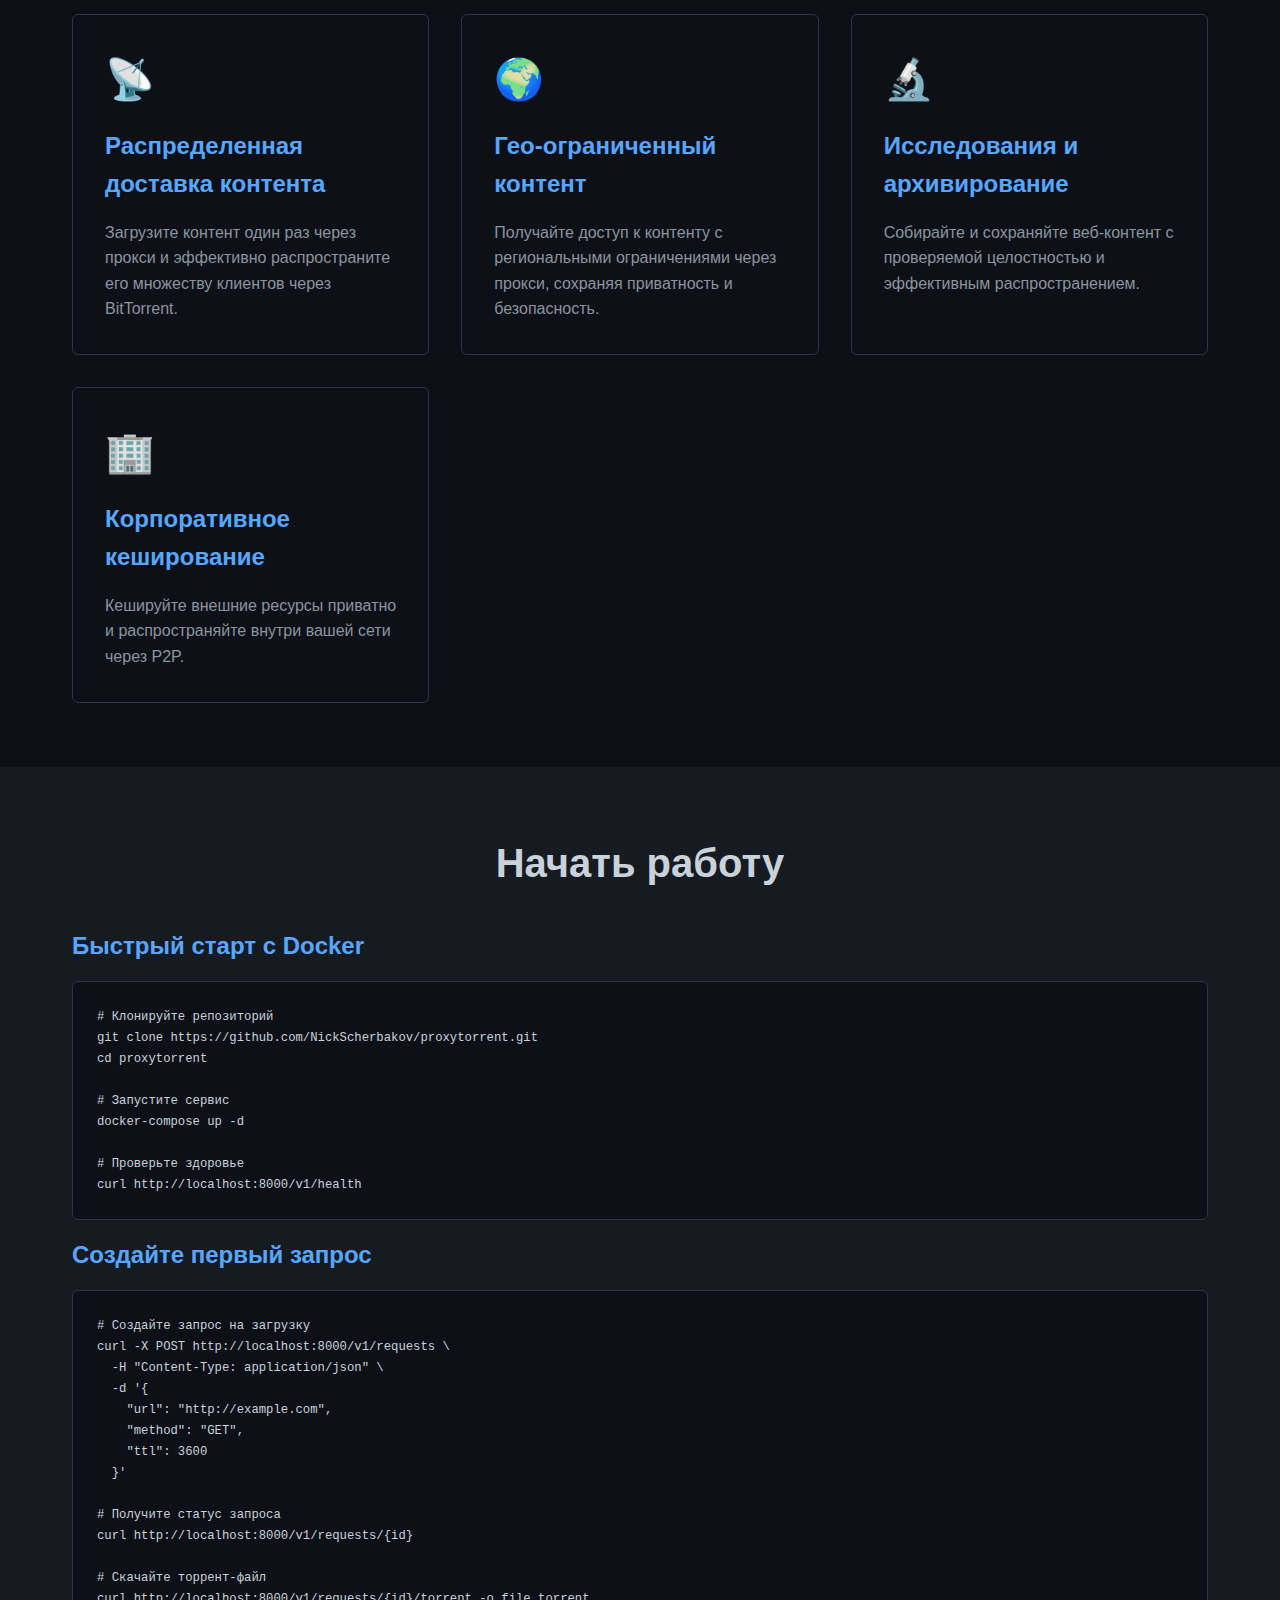
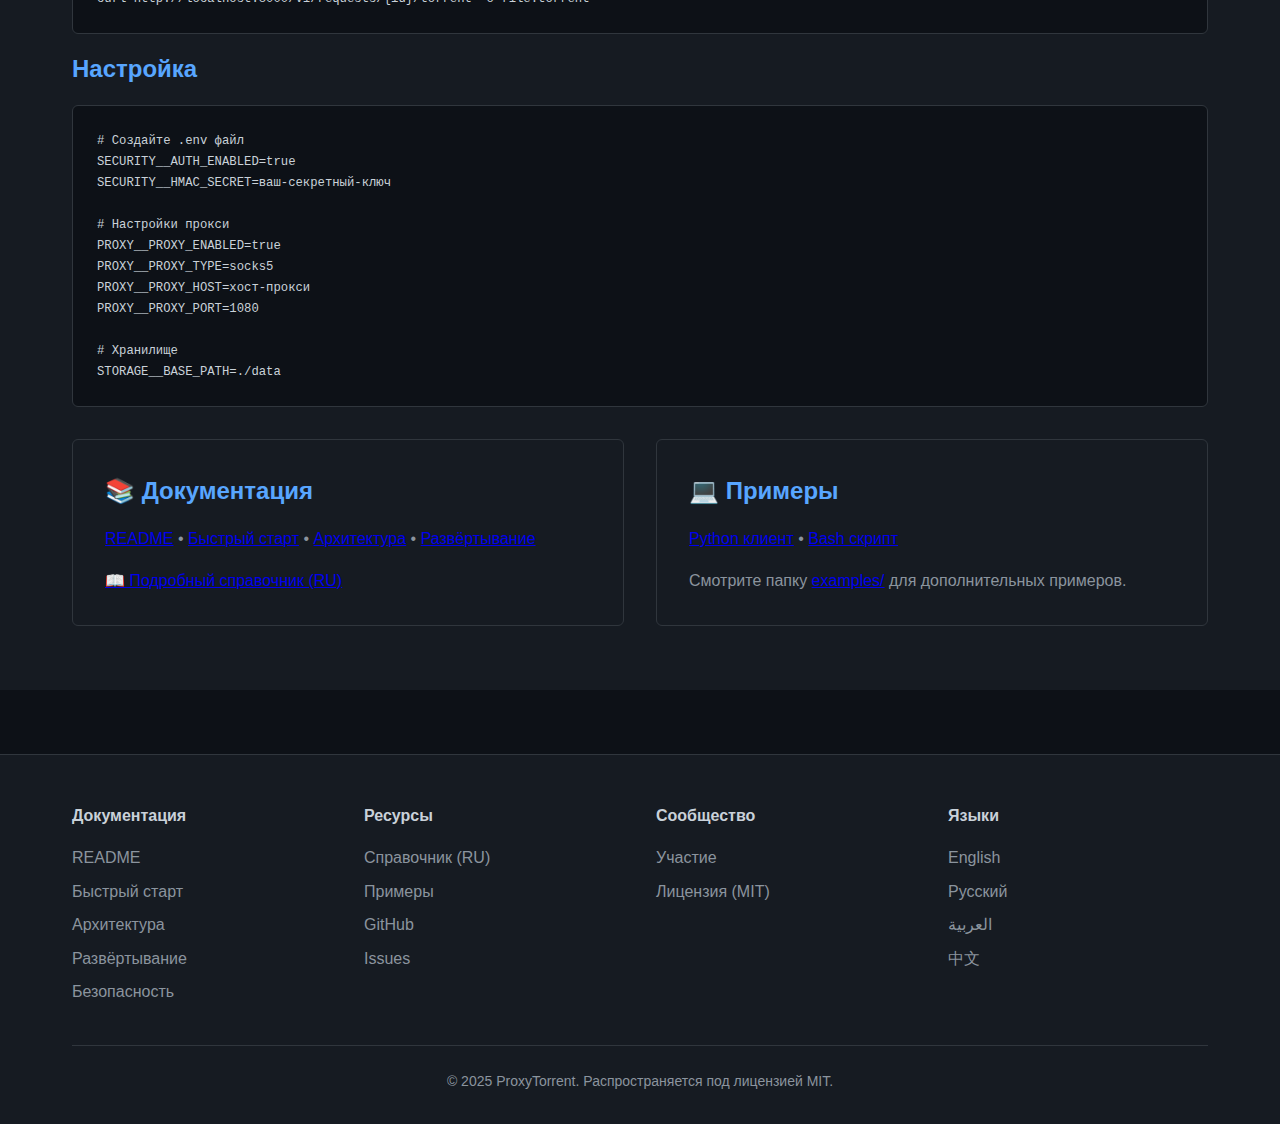
<file: site/ru/index.html>
<!DOCTYPE html>
<html lang="ru">
<head>
    <meta charset="UTF-8">
    <meta name="viewport" content="width=device-width, initial-scale=1.0">
    <title>ProxyTorrent - Безопасная загрузка и P2P распространение контента</title>
    <meta name="description" content="ProxyTorrent загружает контент через прокси/VPN, упаковывает в приватные торренты и распространяет через BitTorrent. Создан на FastAPI и libtorrent.">
    <meta name="keywords" content="прокси, торрент, bittorrent, vpn, fastapi, приватность, p2p, распространение контента">
    
    <!-- Open Graph / Facebook -->
    <meta property="og:type" content="website">
    <meta property="og:url" content="https://nickscherbakov.github.io/proxytorrent/ru/">
    <meta property="og:title" content="ProxyTorrent - Безопасная загрузка и P2P распространение контента">
    <meta property="og:description" content="Загружайте контент через прокси/VPN и распространяйте через BitTorrent. FastAPI REST API с libtorrent сидированием.">
    
    <!-- Twitter -->
    <meta property="twitter:card" content="summary_large_image">
    <meta property="twitter:url" content="https://nickscherbakov.github.io/proxytorrent/ru/">
    <meta property="twitter:title" content="ProxyTorrent - Безопасная загрузка и P2P распространение контента">
    <meta property="twitter:description" content="Загружайте контент через прокси/VPN и распространяйте через BitTorrent. FastAPI REST API с libtorrent сидированием.">
    
    <link rel="stylesheet" href="../assets/style.css">
</head>
<body lang="ru">
    <header>
        <div class="container">
            <div class="header-content">
                <a href="#" class="logo">
                    <span class="logo-icon">🌐</span>
                    <span>ProxyTorrent</span>
                </a>
                <nav>
                    <ul>
                        <li><a href="#why">Зачем</a></li>
                        <li><a href="#how">Как работает</a></li>
                        <li><a href="#features">Возможности</a></li>
                        <li><a href="#use-cases">Применение</a></li>
                        <li><a href="#get-started">Начать</a></li>
                        <li><a href="https://github.com/NickScherbakov/proxytorrent" target="_blank">GitHub</a></li>
                    </ul>
                </nav>
                <div class="lang-switcher">
                    <a href="../en/">EN</a>
                    <a href="../ru/" class="active">RU</a>
                    <a href="../ar/">AR</a>
                    <a href="../zh/">ZH</a>
                </div>
            </div>
        </div>
    </header>

    <main>
        <!-- Hero Section -->
        <section class="hero">
            <div class="container">
                <h1>Безопасная загрузка и P2P распространение контента</h1>
                <p>
                    ProxyTorrent загружает контент через изолированные прокси или VPN, упаковывает его в приватные торренты 
                    и сидирует через libtorrent — всё это доступно через чистый REST API на FastAPI.
                </p>
                <div class="hero-cta">
                    <a href="#get-started" class="btn btn-primary">Начать</a>
                    <a href="https://github.com/NickScherbakov/proxytorrent" target="_blank" class="btn btn-secondary">Смотреть на GitHub</a>
                </div>
            </div>
        </section>

        <!-- Why Section -->
        <section id="why">
            <div class="container">
                <h2>Зачем ProxyTorrent?</h2>
                <div class="grid grid-3">
                    <div class="card">
                        <span class="card-icon">🔒</span>
                        <h3>Приватность прежде всего</h3>
                        <p>Вся загрузка контента происходит через настроенный прокси или VPN, скрывая ваш реальный IP и обеспечивая приватность.</p>
                    </div>
                    <div class="card">
                        <span class="card-icon">📦</span>
                        <h3>Эффективное распространение</h3>
                        <p>Контент упаковывается в приватные BitTorrent файлы, обеспечивая эффективное P2P распространение с встроенным сидированием.</p>
                    </div>
                    <div class="card">
                        <span class="card-icon">⚡</span>
                        <h3>Современный API</h3>
                        <p>Чистый REST интерфейс на FastAPI с асинхронной обработкой, аутентификацией, ограничением скорости и мониторингом.</p>
                    </div>
                </div>
            </div>
        </section>

        <!-- How It Works Section -->
        <section id="how">
            <div class="container">
                <h2>Как это работает</h2>
                <div class="steps">
                    <div class="step">
                        <h3>Запрос</h3>
                        <p>Клиент отправляет запрос на загрузку в REST API с целевым URL, методом, заголовками и опциональной аутентификацией.</p>
                    </div>
                    <div class="step">
                        <h3>Загрузка через прокси</h3>
                        <p>Фоновый обработчик загружает контент через настроенный SOCKS5/HTTP прокси или VPN, проверяя размер и тип контента.</p>
                    </div>
                    <div class="step">
                        <h3>Упаковка</h3>
                        <p>Контент сохраняется с использованием content-addressable хеширования и упаковывается в приватный торрент-файл через libtorrent.</p>
                    </div>
                    <div class="step">
                        <h3>Сидирование</h3>
                        <p>Встроенный BitTorrent сидер начинает раздачу контента с шифрованием и настраиваемыми лимитами отдачи.</p>
                    </div>
                    <div class="step">
                        <h3>Доставка</h3>
                        <p>Клиент получает .torrent файл или magnet-ссылку и скачивает контент по протоколу BitTorrent.</p>
                    </div>
                </div>
            </div>
        </section>

        <!-- Features Section -->
        <section id="features">
            <div class="container">
                <h2>Возможности</h2>
                <div class="grid grid-2">
                    <div class="card">
                        <h3>🔐 Безопасная загрузка</h3>
                        <p>Загружайте контент через настраиваемые SOCKS5/HTTP прокси или VPN с проверкой SSL и ограничением размера.</p>
                    </div>
                    <div class="card">
                        <h3>🎯 Приватные торренты</h3>
                        <p>Создавайте приватные торренты с кастомными трекерами, шифрованием и дедупликацией по content-addressable хешу.</p>
                    </div>
                    <div class="card">
                        <h3>🔑 Аутентификация</h3>
                        <p>Проверка HMAC-SHA256 подписи и поддержка Bearer токенов для безопасного доступа к API.</p>
                    </div>
                    <div class="card">
                        <h3>⏱️ Ограничение скорости</h3>
                        <p>Лимиты на пользователя и на IP для предотвращения злоупотреблений и справедливого распределения ресурсов.</p>
                    </div>
                    <div class="card">
                        <h3>🔄 Асинхронная обработка</h3>
                        <p>Фоновая очередь задач с пулом воркеров для эффективной одновременной обработки запросов.</p>
                    </div>
                    <div class="card">
                        <h3>🐳 Docker готов</h3>
                        <p>Полностью контейнеризован с docker-compose для простого развертывания и интеграции с VPN.</p>
                    </div>
                    <div class="card">
                        <h3>📊 Мониторинг</h3>
                        <p>Проверки здоровья, структурированные логи и отслеживание прогресса всех запросов на загрузку.</p>
                    </div>
                    <div class="card">
                        <h3>💾 Умное хранилище</h3>
                        <p>Content-addressable хранилище с SHA256 хешированием предотвращает дублирование и обеспечивает целостность.</p>
                    </div>
                </div>
            </div>
        </section>

        <!-- Use Cases Section -->
        <section id="use-cases">
            <div class="container">
                <h2>Применение</h2>
                <div class="grid grid-2">
                    <div class="card">
                        <span class="card-icon">📡</span>
                        <h3>Распределенная доставка контента</h3>
                        <p>Загрузите контент один раз через прокси и эффективно распространите его множеству клиентов через BitTorrent.</p>
                    </div>
                    <div class="card">
                        <span class="card-icon">🌍</span>
                        <h3>Гео-ограниченный контент</h3>
                        <p>Получайте доступ к контенту с региональными ограничениями через прокси, сохраняя приватность и безопасность.</p>
                    </div>
                    <div class="card">
                        <span class="card-icon">🔬</span>
                        <h3>Исследования и архивирование</h3>
                        <p>Собирайте и сохраняйте веб-контент с проверяемой целостностью и эффективным распространением.</p>
                    </div>
                    <div class="card">
                        <span class="card-icon">🏢</span>
                        <h3>Корпоративное кеширование</h3>
                        <p>Кешируйте внешние ресурсы приватно и распространяйте внутри вашей сети через P2P.</p>
                    </div>
                </div>
            </div>
        </section>

        <!-- Get Started Section -->
        <section id="get-started">
            <div class="container">
                <h2>Начать работу</h2>
                
                <h3>Быстрый старт с Docker</h3>
                <pre><code># Клонируйте репозиторий
git clone https://github.com/NickScherbakov/proxytorrent.git
cd proxytorrent

# Запустите сервис
docker-compose up -d

# Проверьте здоровье
curl http://localhost:8000/v1/health</code></pre>

                <h3>Создайте первый запрос</h3>
                <pre><code># Создайте запрос на загрузку
curl -X POST http://localhost:8000/v1/requests \
  -H "Content-Type: application/json" \
  -d '{
    "url": "http://example.com",
    "method": "GET",
    "ttl": 3600
  }'

# Получите статус запроса
curl http://localhost:8000/v1/requests/{id}

# Скачайте торрент-файл
curl http://localhost:8000/v1/requests/{id}/torrent -o file.torrent</code></pre>

                <h3>Настройка</h3>
                <pre><code># Создайте .env файл
SECURITY__AUTH_ENABLED=true
SECURITY__HMAC_SECRET=ваш-секретный-ключ

# Настройки прокси
PROXY__PROXY_ENABLED=true
PROXY__PROXY_TYPE=socks5
PROXY__PROXY_HOST=хост-прокси
PROXY__PROXY_PORT=1080

# Хранилище
STORAGE__BASE_PATH=./data</code></pre>

                <div class="grid grid-2" style="margin-top: 2rem;">
                    <div class="card">
                        <h3>📚 Документация</h3>
                        <p>
                            <a href="../../README.md">README</a> • 
                            <a href="../../QUICKSTART.md">Быстрый старт</a> • 
                            <a href="../../ARCHITECTURE.md">Архитектура</a> • 
                            <a href="../../DEPLOYMENT.md">Развёртывание</a>
                        </p>
                        <p style="margin-top: 1rem;">
                            <a href="../../docs/handbook/README.md">📖 Подробный справочник (RU)</a>
                        </p>
                    </div>
                    <div class="card">
                        <h3>💻 Примеры</h3>
                        <p>
                            <a href="../../examples/client.py">Python клиент</a> • 
                            <a href="../../examples/curl_example.sh">Bash скрипт</a>
                        </p>
                        <p style="margin-top: 1rem;">
                            Смотрите папку <a href="../../examples/">examples/</a> для дополнительных примеров.
                        </p>
                    </div>
                </div>
            </div>
        </section>
    </main>

    <footer>
        <div class="container">
            <div class="footer-content">
                <div class="footer-section">
                    <h4>Документация</h4>
                    <ul>
                        <li><a href="../../README.md">README</a></li>
                        <li><a href="../../QUICKSTART.md">Быстрый старт</a></li>
                        <li><a href="../../ARCHITECTURE.md">Архитектура</a></li>
                        <li><a href="../../DEPLOYMENT.md">Развёртывание</a></li>
                        <li><a href="../../SECURITY.md">Безопасность</a></li>
                    </ul>
                </div>
                <div class="footer-section">
                    <h4>Ресурсы</h4>
                    <ul>
                        <li><a href="../../docs/handbook/README.md">Справочник (RU)</a></li>
                        <li><a href="../../examples/">Примеры</a></li>
                        <li><a href="https://github.com/NickScherbakov/proxytorrent" target="_blank">GitHub</a></li>
                        <li><a href="https://github.com/NickScherbakov/proxytorrent/issues" target="_blank">Issues</a></li>
                    </ul>
                </div>
                <div class="footer-section">
                    <h4>Сообщество</h4>
                    <ul>
                        <li><a href="../../CONTRIBUTING.md">Участие</a></li>
                        <li><a href="../../LICENSE">Лицензия (MIT)</a></li>
                    </ul>
                </div>
                <div class="footer-section">
                    <h4>Языки</h4>
                    <ul>
                        <li><a href="../en/">English</a></li>
                        <li><a href="../ru/">Русский</a></li>
                        <li><a href="../ar/">العربية</a></li>
                        <li><a href="../zh/">中文</a></li>
                    </ul>
                </div>
            </div>
            <div class="footer-bottom">
                <p>&copy; 2025 ProxyTorrent. Распространяется под лицензией MIT.</p>
            </div>
        </div>
    </footer>
</body>
</html>
</file>
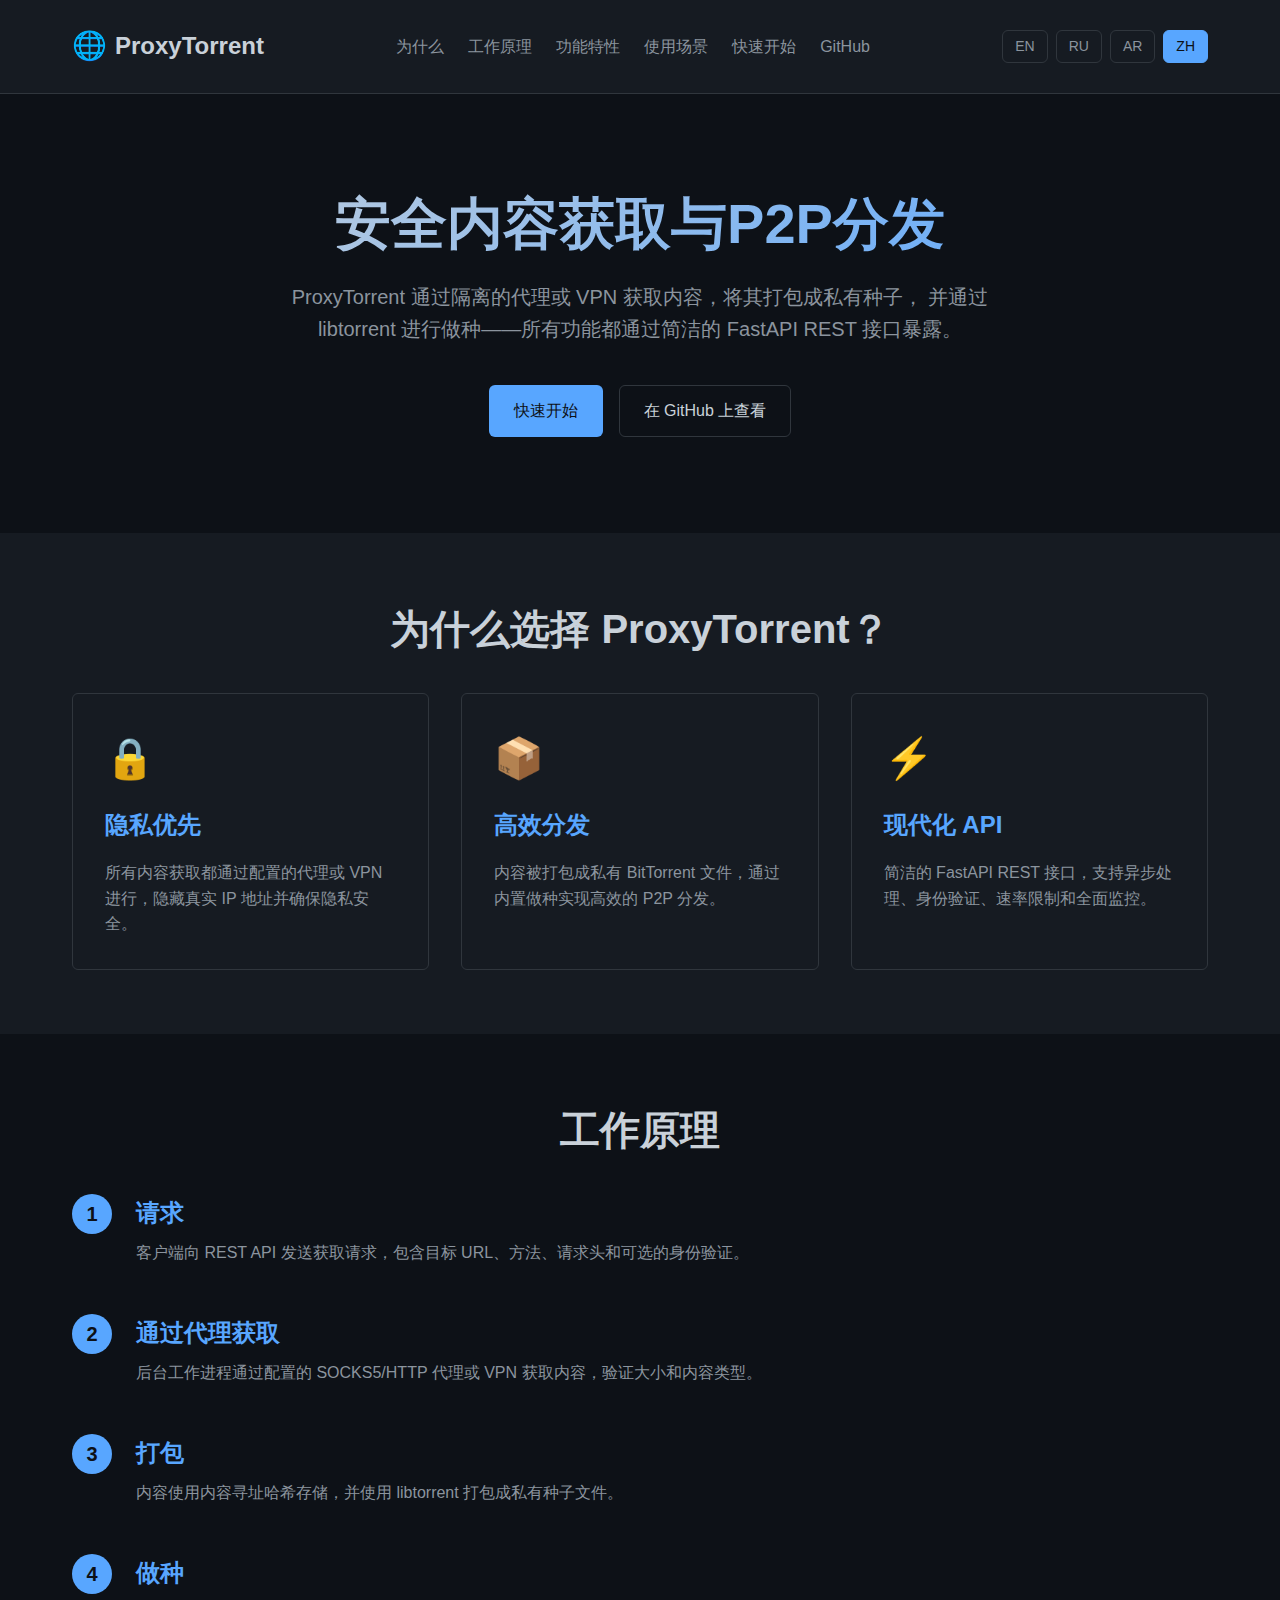
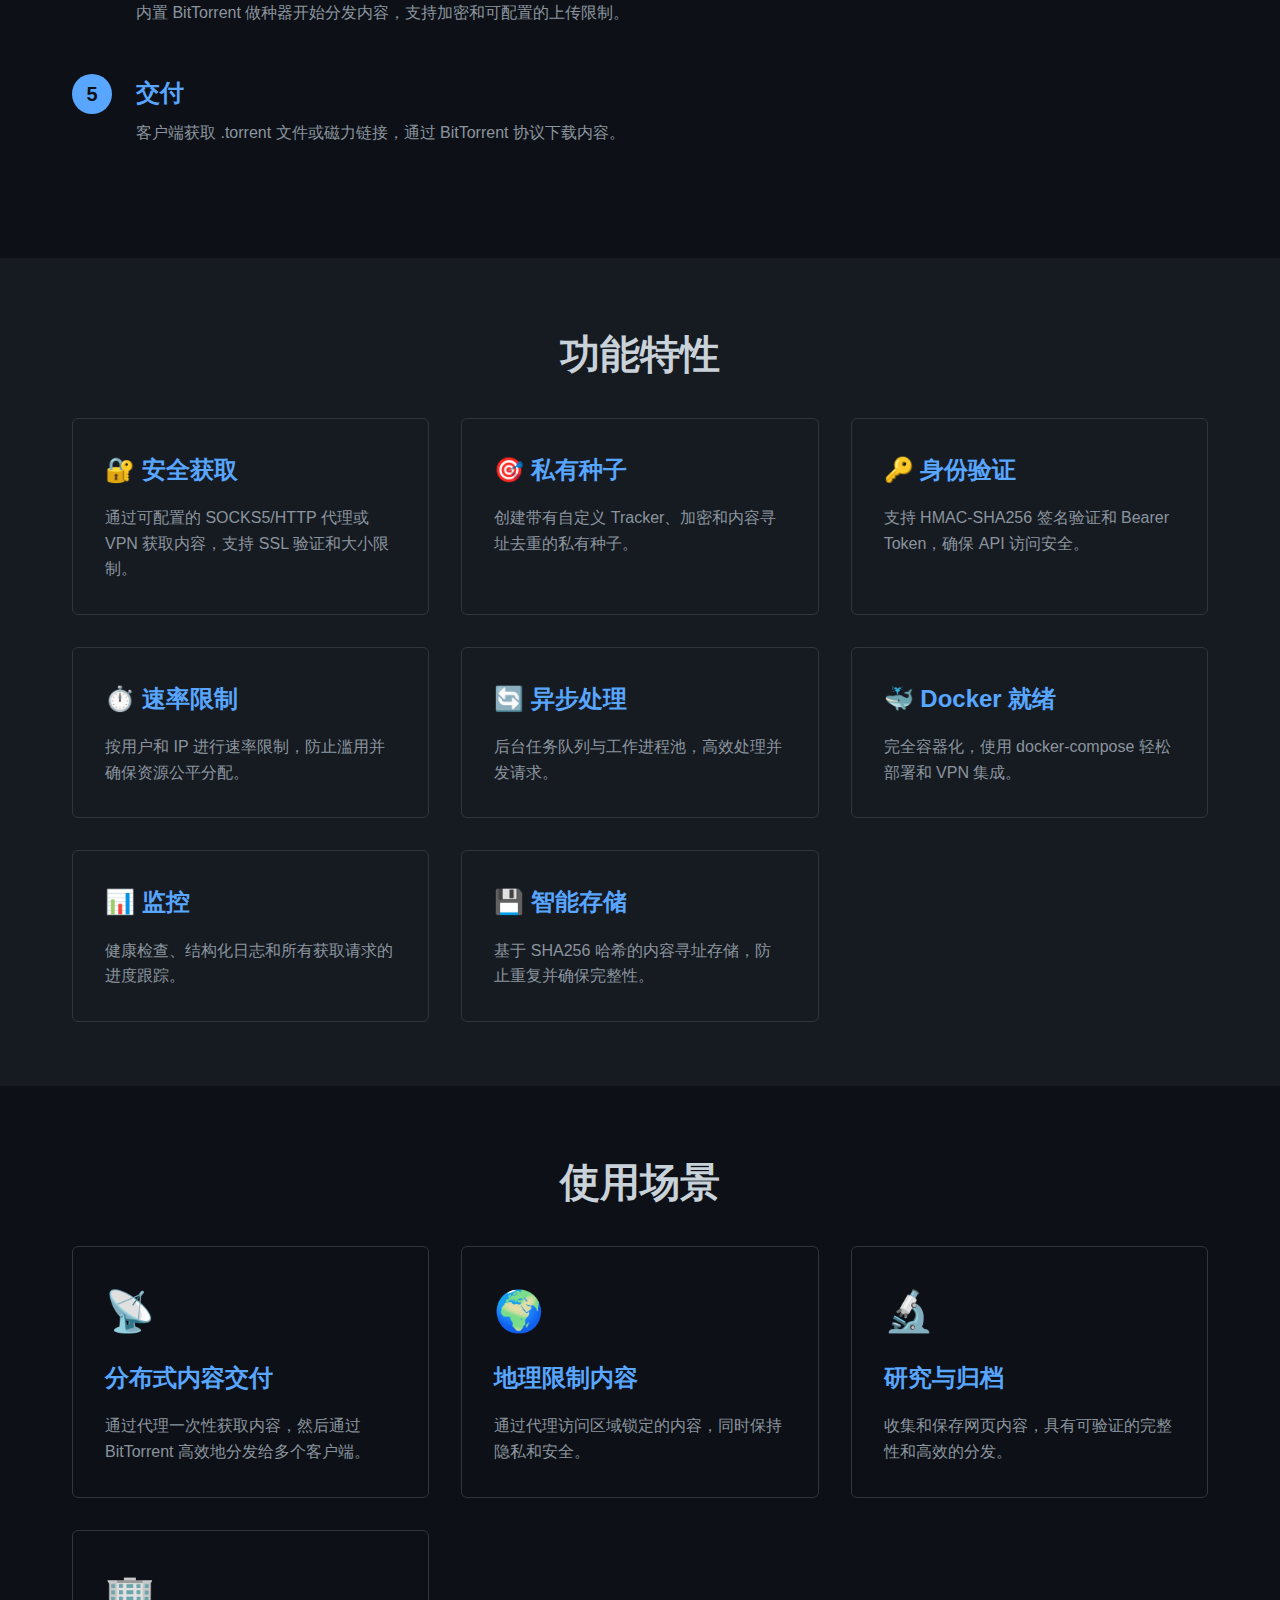
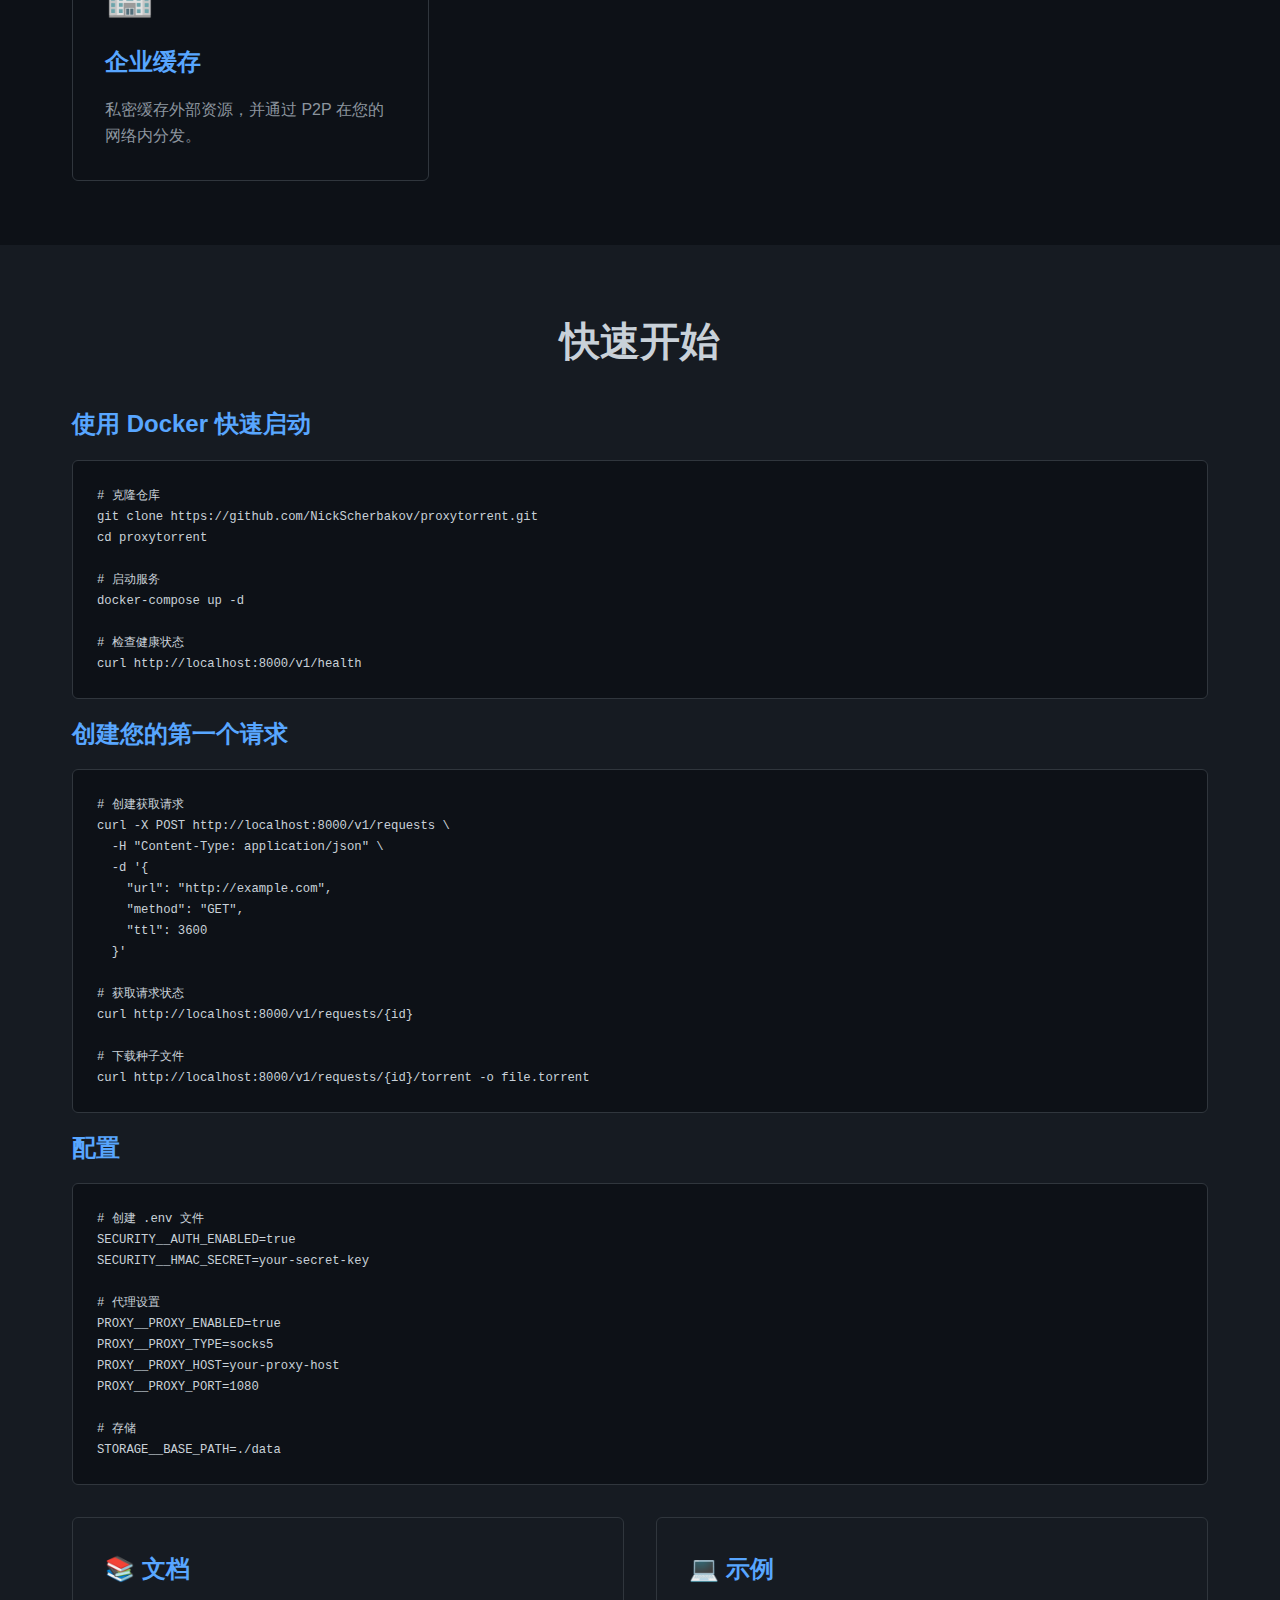
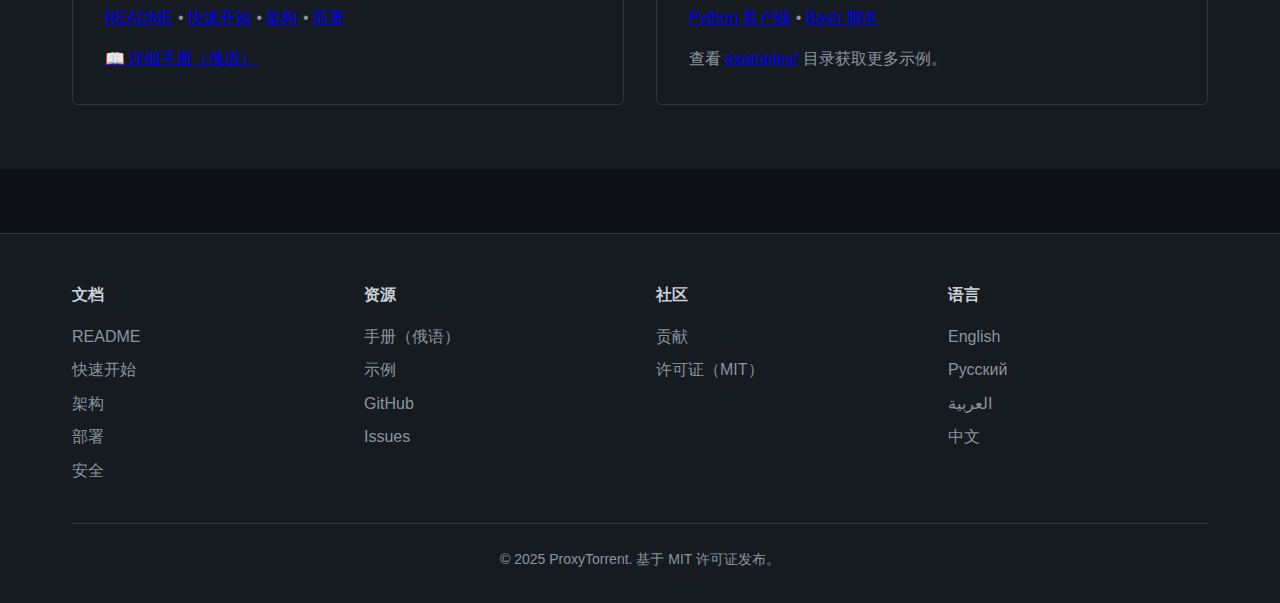
<file: site/zh/index.html>
<!DOCTYPE html>
<html lang="zh">
<head>
    <meta charset="UTF-8">
    <meta name="viewport" content="width=device-width, initial-scale=1.0">
    <title>ProxyTorrent - 安全内容获取与P2P分发</title>
    <meta name="description" content="ProxyTorrent 通过代理/VPN获取内容，打包成私有种子，通过 BitTorrent 进行分发。基于 FastAPI 和 libtorrent 构建。">
    <meta name="keywords" content="代理, 种子, bittorrent, vpn, fastapi, 隐私, p2p, 内容分发">
    
    <!-- Open Graph / Facebook -->
    <meta property="og:type" content="website">
    <meta property="og:url" content="https://nickscherbakov.github.io/proxytorrent/zh/">
    <meta property="og:title" content="ProxyTorrent - 安全内容获取与P2P分发">
    <meta property="og:description" content="通过代理/VPN获取内容并通过 BitTorrent 分发。FastAPI REST API 与 libtorrent 做种。">
    
    <!-- Twitter -->
    <meta property="twitter:card" content="summary_large_image">
    <meta property="twitter:url" content="https://nickscherbakov.github.io/proxytorrent/zh/">
    <meta property="twitter:title" content="ProxyTorrent - 安全内容获取与P2P分发">
    <meta property="twitter:description" content="通过代理/VPN获取内容并通过 BitTorrent 分发。FastAPI REST API 与 libtorrent 做种。">
    
    <link rel="stylesheet" href="../assets/style.css">
</head>
<body lang="zh">
    <header>
        <div class="container">
            <div class="header-content">
                <a href="#" class="logo">
                    <span class="logo-icon">🌐</span>
                    <span>ProxyTorrent</span>
                </a>
                <nav>
                    <ul>
                        <li><a href="#why">为什么</a></li>
                        <li><a href="#how">工作原理</a></li>
                        <li><a href="#features">功能特性</a></li>
                        <li><a href="#use-cases">使用场景</a></li>
                        <li><a href="#get-started">快速开始</a></li>
                        <li><a href="https://github.com/NickScherbakov/proxytorrent" target="_blank">GitHub</a></li>
                    </ul>
                </nav>
                <div class="lang-switcher">
                    <a href="../en/">EN</a>
                    <a href="../ru/">RU</a>
                    <a href="../ar/">AR</a>
                    <a href="../zh/" class="active">ZH</a>
                </div>
            </div>
        </div>
    </header>

    <main>
        <!-- Hero Section -->
        <section class="hero">
            <div class="container">
                <h1>安全内容获取与P2P分发</h1>
                <p>
                    ProxyTorrent 通过隔离的代理或 VPN 获取内容，将其打包成私有种子，
                    并通过 libtorrent 进行做种——所有功能都通过简洁的 FastAPI REST 接口暴露。
                </p>
                <div class="hero-cta">
                    <a href="#get-started" class="btn btn-primary">快速开始</a>
                    <a href="https://github.com/NickScherbakov/proxytorrent" target="_blank" class="btn btn-secondary">在 GitHub 上查看</a>
                </div>
            </div>
        </section>

        <!-- Why Section -->
        <section id="why">
            <div class="container">
                <h2>为什么选择 ProxyTorrent？</h2>
                <div class="grid grid-3">
                    <div class="card">
                        <span class="card-icon">🔒</span>
                        <h3>隐私优先</h3>
                        <p>所有内容获取都通过配置的代理或 VPN 进行，隐藏真实 IP 地址并确保隐私安全。</p>
                    </div>
                    <div class="card">
                        <span class="card-icon">📦</span>
                        <h3>高效分发</h3>
                        <p>内容被打包成私有 BitTorrent 文件，通过内置做种实现高效的 P2P 分发。</p>
                    </div>
                    <div class="card">
                        <span class="card-icon">⚡</span>
                        <h3>现代化 API</h3>
                        <p>简洁的 FastAPI REST 接口，支持异步处理、身份验证、速率限制和全面监控。</p>
                    </div>
                </div>
            </div>
        </section>

        <!-- How It Works Section -->
        <section id="how">
            <div class="container">
                <h2>工作原理</h2>
                <div class="steps">
                    <div class="step">
                        <h3>请求</h3>
                        <p>客户端向 REST API 发送获取请求，包含目标 URL、方法、请求头和可选的身份验证。</p>
                    </div>
                    <div class="step">
                        <h3>通过代理获取</h3>
                        <p>后台工作进程通过配置的 SOCKS5/HTTP 代理或 VPN 获取内容，验证大小和内容类型。</p>
                    </div>
                    <div class="step">
                        <h3>打包</h3>
                        <p>内容使用内容寻址哈希存储，并使用 libtorrent 打包成私有种子文件。</p>
                    </div>
                    <div class="step">
                        <h3>做种</h3>
                        <p>内置 BitTorrent 做种器开始分发内容，支持加密和可配置的上传限制。</p>
                    </div>
                    <div class="step">
                        <h3>交付</h3>
                        <p>客户端获取 .torrent 文件或磁力链接，通过 BitTorrent 协议下载内容。</p>
                    </div>
                </div>
            </div>
        </section>

        <!-- Features Section -->
        <section id="features">
            <div class="container">
                <h2>功能特性</h2>
                <div class="grid grid-2">
                    <div class="card">
                        <h3>🔐 安全获取</h3>
                        <p>通过可配置的 SOCKS5/HTTP 代理或 VPN 获取内容，支持 SSL 验证和大小限制。</p>
                    </div>
                    <div class="card">
                        <h3>🎯 私有种子</h3>
                        <p>创建带有自定义 Tracker、加密和内容寻址去重的私有种子。</p>
                    </div>
                    <div class="card">
                        <h3>🔑 身份验证</h3>
                        <p>支持 HMAC-SHA256 签名验证和 Bearer Token，确保 API 访问安全。</p>
                    </div>
                    <div class="card">
                        <h3>⏱️ 速率限制</h3>
                        <p>按用户和 IP 进行速率限制，防止滥用并确保资源公平分配。</p>
                    </div>
                    <div class="card">
                        <h3>🔄 异步处理</h3>
                        <p>后台任务队列与工作进程池，高效处理并发请求。</p>
                    </div>
                    <div class="card">
                        <h3>🐳 Docker 就绪</h3>
                        <p>完全容器化，使用 docker-compose 轻松部署和 VPN 集成。</p>
                    </div>
                    <div class="card">
                        <h3>📊 监控</h3>
                        <p>健康检查、结构化日志和所有获取请求的进度跟踪。</p>
                    </div>
                    <div class="card">
                        <h3>💾 智能存储</h3>
                        <p>基于 SHA256 哈希的内容寻址存储，防止重复并确保完整性。</p>
                    </div>
                </div>
            </div>
        </section>

        <!-- Use Cases Section -->
        <section id="use-cases">
            <div class="container">
                <h2>使用场景</h2>
                <div class="grid grid-2">
                    <div class="card">
                        <span class="card-icon">📡</span>
                        <h3>分布式内容交付</h3>
                        <p>通过代理一次性获取内容，然后通过 BitTorrent 高效地分发给多个客户端。</p>
                    </div>
                    <div class="card">
                        <span class="card-icon">🌍</span>
                        <h3>地理限制内容</h3>
                        <p>通过代理访问区域锁定的内容，同时保持隐私和安全。</p>
                    </div>
                    <div class="card">
                        <span class="card-icon">🔬</span>
                        <h3>研究与归档</h3>
                        <p>收集和保存网页内容，具有可验证的完整性和高效的分发。</p>
                    </div>
                    <div class="card">
                        <span class="card-icon">🏢</span>
                        <h3>企业缓存</h3>
                        <p>私密缓存外部资源，并通过 P2P 在您的网络内分发。</p>
                    </div>
                </div>
            </div>
        </section>

        <!-- Get Started Section -->
        <section id="get-started">
            <div class="container">
                <h2>快速开始</h2>
                
                <h3>使用 Docker 快速启动</h3>
                <pre><code># 克隆仓库
git clone https://github.com/NickScherbakov/proxytorrent.git
cd proxytorrent

# 启动服务
docker-compose up -d

# 检查健康状态
curl http://localhost:8000/v1/health</code></pre>

                <h3>创建您的第一个请求</h3>
                <pre><code># 创建获取请求
curl -X POST http://localhost:8000/v1/requests \
  -H "Content-Type: application/json" \
  -d '{
    "url": "http://example.com",
    "method": "GET",
    "ttl": 3600
  }'

# 获取请求状态
curl http://localhost:8000/v1/requests/{id}

# 下载种子文件
curl http://localhost:8000/v1/requests/{id}/torrent -o file.torrent</code></pre>

                <h3>配置</h3>
                <pre><code># 创建 .env 文件
SECURITY__AUTH_ENABLED=true
SECURITY__HMAC_SECRET=your-secret-key

# 代理设置
PROXY__PROXY_ENABLED=true
PROXY__PROXY_TYPE=socks5
PROXY__PROXY_HOST=your-proxy-host
PROXY__PROXY_PORT=1080

# 存储
STORAGE__BASE_PATH=./data</code></pre>

                <div class="grid grid-2" style="margin-top: 2rem;">
                    <div class="card">
                        <h3>📚 文档</h3>
                        <p>
                            <a href="../../README.md">README</a> • 
                            <a href="../../QUICKSTART.md">快速开始</a> • 
                            <a href="../../ARCHITECTURE.md">架构</a> • 
                            <a href="../../DEPLOYMENT.md">部署</a>
                        </p>
                        <p style="margin-top: 1rem;">
                            <a href="../../docs/handbook/README.md">📖 详细手册（俄语）</a>
                        </p>
                    </div>
                    <div class="card">
                        <h3>💻 示例</h3>
                        <p>
                            <a href="../../examples/client.py">Python 客户端</a> • 
                            <a href="../../examples/curl_example.sh">Bash 脚本</a>
                        </p>
                        <p style="margin-top: 1rem;">
                            查看 <a href="../../examples/">examples/</a> 目录获取更多示例。
                        </p>
                    </div>
                </div>
            </div>
        </section>
    </main>

    <footer>
        <div class="container">
            <div class="footer-content">
                <div class="footer-section">
                    <h4>文档</h4>
                    <ul>
                        <li><a href="../../README.md">README</a></li>
                        <li><a href="../../QUICKSTART.md">快速开始</a></li>
                        <li><a href="../../ARCHITECTURE.md">架构</a></li>
                        <li><a href="../../DEPLOYMENT.md">部署</a></li>
                        <li><a href="../../SECURITY.md">安全</a></li>
                    </ul>
                </div>
                <div class="footer-section">
                    <h4>资源</h4>
                    <ul>
                        <li><a href="../../docs/handbook/README.md">手册（俄语）</a></li>
                        <li><a href="../../examples/">示例</a></li>
                        <li><a href="https://github.com/NickScherbakov/proxytorrent" target="_blank">GitHub</a></li>
                        <li><a href="https://github.com/NickScherbakov/proxytorrent/issues" target="_blank">Issues</a></li>
                    </ul>
                </div>
                <div class="footer-section">
                    <h4>社区</h4>
                    <ul>
                        <li><a href="../../CONTRIBUTING.md">贡献</a></li>
                        <li><a href="../../LICENSE">许可证（MIT）</a></li>
                    </ul>
                </div>
                <div class="footer-section">
                    <h4>语言</h4>
                    <ul>
                        <li><a href="../en/">English</a></li>
                        <li><a href="../ru/">Русский</a></li>
                        <li><a href="../ar/">العربية</a></li>
                        <li><a href="../zh/">中文</a></li>
                    </ul>
                </div>
            </div>
            <div class="footer-bottom">
                <p>&copy; 2025 ProxyTorrent. 基于 MIT 许可证发布。</p>
            </div>
        </div>
    </footer>
</body>
</html>
</file>
<file: site/assets/style.css>
/* ProxyTorrent Marketing Site Styles */

:root {
  --color-bg: #0d1117;
  --color-bg-secondary: #161b22;
  --color-border: #30363d;
  --color-text: #c9d1d9;
  --color-text-secondary: #8b949e;
  --color-accent: #58a6ff;
  --color-accent-hover: #79c0ff;
  --color-success: #3fb950;
  --font-system: -apple-system, BlinkMacSystemFont, "Segoe UI", "Noto Sans", Helvetica, Arial, sans-serif;
  --font-arabic: "Segoe UI", "Arial", "Noto Naskh Arabic", "Noto Sans Arabic", sans-serif;
  --font-chinese: "Segoe UI", "Microsoft YaHei", "微软雅黑", "PingFang SC", "Hiragino Sans GB", sans-serif;
  --font-mono: "SFMono-Regular", Consolas, "Liberation Mono", Menlo, Courier, monospace;
  --spacing-unit: 1rem;
  --max-width: 1200px;
  --border-radius: 6px;
}

* {
  margin: 0;
  padding: 0;
  box-sizing: border-box;
}

html {
  scroll-behavior: smooth;
}

body {
  font-family: var(--font-system);
  font-size: 16px;
  line-height: 1.6;
  color: var(--color-text);
  background: var(--color-bg);
  min-height: 100vh;
}

/* Arabic font stack */
body[lang="ar"] {
  font-family: var(--font-arabic);
}

/* Chinese font stack */
body[lang="zh"] {
  font-family: var(--font-chinese);
}

/* Container */
.container {
  max-width: var(--max-width);
  margin: 0 auto;
  padding: 0 calc(var(--spacing-unit) * 2);
}

/* Header */
header {
  background: var(--color-bg-secondary);
  border-bottom: 1px solid var(--color-border);
  padding: calc(var(--spacing-unit) * 1.5) 0;
  position: sticky;
  top: 0;
  z-index: 100;
}

.header-content {
  display: flex;
  justify-content: space-between;
  align-items: center;
  flex-wrap: wrap;
  gap: 1rem;
}

.logo {
  font-size: 1.5rem;
  font-weight: 600;
  color: var(--color-text);
  text-decoration: none;
  display: flex;
  align-items: center;
  gap: 0.5rem;
}

.logo-icon {
  font-size: 1.75rem;
}

/* Navigation */
nav ul {
  display: flex;
  list-style: none;
  gap: calc(var(--spacing-unit) * 1.5);
  flex-wrap: wrap;
}

nav a {
  color: var(--color-text-secondary);
  text-decoration: none;
  transition: color 0.2s;
}

nav a:hover {
  color: var(--color-accent);
}

/* Language switcher */
.lang-switcher {
  display: flex;
  gap: 0.5rem;
  flex-wrap: wrap;
}

.lang-switcher a {
  padding: 0.25rem 0.75rem;
  border: 1px solid var(--color-border);
  border-radius: var(--border-radius);
  color: var(--color-text-secondary);
  text-decoration: none;
  font-size: 0.875rem;
  transition: all 0.2s;
}

.lang-switcher a:hover {
  background: var(--color-bg-secondary);
  border-color: var(--color-accent);
  color: var(--color-accent);
}

.lang-switcher a.active {
  background: var(--color-accent);
  border-color: var(--color-accent);
  color: var(--color-bg);
}

/* Hero Section */
.hero {
  padding: calc(var(--spacing-unit) * 6) 0;
  text-align: center;
}

.hero h1 {
  font-size: clamp(2rem, 5vw, 3.5rem);
  font-weight: 700;
  margin-bottom: calc(var(--spacing-unit) * 1.5);
  line-height: 1.2;
  background: linear-gradient(135deg, var(--color-text) 0%, var(--color-accent) 100%);
  -webkit-background-clip: text;
  -webkit-text-fill-color: transparent;
  background-clip: text;
}

.hero p {
  font-size: clamp(1rem, 2vw, 1.25rem);
  color: var(--color-text-secondary);
  max-width: 700px;
  margin: 0 auto calc(var(--spacing-unit) * 2.5) auto;
}

.hero-cta {
  display: flex;
  gap: 1rem;
  justify-content: center;
  flex-wrap: wrap;
}

/* Buttons */
.btn {
  display: inline-block;
  padding: 0.75rem 1.5rem;
  border-radius: var(--border-radius);
  text-decoration: none;
  font-weight: 500;
  transition: all 0.2s;
  border: 1px solid transparent;
}

.btn-primary {
  background: var(--color-accent);
  color: var(--color-bg);
}

.btn-primary:hover {
  background: var(--color-accent-hover);
  transform: translateY(-2px);
  box-shadow: 0 4px 12px rgba(88, 166, 255, 0.3);
}

.btn-secondary {
  background: transparent;
  border-color: var(--color-border);
  color: var(--color-text);
}

.btn-secondary:hover {
  background: var(--color-bg-secondary);
  border-color: var(--color-accent);
}

/* Sections */
section {
  padding: calc(var(--spacing-unit) * 4) 0;
}

section:nth-child(even) {
  background: var(--color-bg-secondary);
}

section h2 {
  font-size: clamp(1.75rem, 4vw, 2.5rem);
  font-weight: 700;
  margin-bottom: calc(var(--spacing-unit) * 2);
  text-align: center;
}

section h3 {
  font-size: clamp(1.25rem, 3vw, 1.5rem);
  font-weight: 600;
  margin-bottom: var(--spacing-unit);
  color: var(--color-accent);
}

/* Grid Layouts */
.grid {
  display: grid;
  gap: calc(var(--spacing-unit) * 2);
  margin-top: calc(var(--spacing-unit) * 2);
}

.grid-2 {
  grid-template-columns: repeat(auto-fit, minmax(280px, 1fr));
}

.grid-3 {
  grid-template-columns: repeat(auto-fit, minmax(250px, 1fr));
}

/* Cards */
.card {
  background: var(--color-bg);
  border: 1px solid var(--color-border);
  border-radius: var(--border-radius);
  padding: calc(var(--spacing-unit) * 2);
  transition: all 0.3s;
}

section:nth-child(even) .card {
  background: var(--color-bg-secondary);
}

.card:hover {
  border-color: var(--color-accent);
  transform: translateY(-4px);
  box-shadow: 0 4px 20px rgba(88, 166, 255, 0.15);
}

.card-icon {
  font-size: 2.5rem;
  margin-bottom: calc(var(--spacing-unit) * 1);
  display: block;
}

.card p {
  color: var(--color-text-secondary);
  margin-top: 0.75rem;
}

/* How it works - Steps */
.steps {
  counter-reset: step-counter;
}

.step {
  position: relative;
  padding-left: calc(var(--spacing-unit) * 4);
  margin-bottom: calc(var(--spacing-unit) * 3);
}

.step::before {
  counter-increment: step-counter;
  content: counter(step-counter);
  position: absolute;
  left: 0;
  top: 0;
  width: 2.5rem;
  height: 2.5rem;
  background: var(--color-accent);
  color: var(--color-bg);
  border-radius: 50%;
  display: flex;
  align-items: center;
  justify-content: center;
  font-weight: 700;
  font-size: 1.25rem;
}

.step h3 {
  margin-bottom: 0.5rem;
}

.step p {
  color: var(--color-text-secondary);
}

/* Code blocks */
pre {
  background: var(--color-bg);
  border: 1px solid var(--color-border);
  border-radius: var(--border-radius);
  padding: calc(var(--spacing-unit) * 1.5);
  overflow-x: auto;
  font-family: var(--font-mono);
  font-size: 0.875rem;
  line-height: 1.5;
  margin: var(--spacing-unit) 0;
}

code {
  font-family: var(--font-mono);
  background: var(--color-bg-secondary);
  padding: 0.125rem 0.375rem;
  border-radius: 3px;
  font-size: 0.875em;
}

pre code {
  background: transparent;
  padding: 0;
}

/* Footer */
footer {
  background: var(--color-bg-secondary);
  border-top: 1px solid var(--color-border);
  padding: calc(var(--spacing-unit) * 3) 0 calc(var(--spacing-unit) * 2) 0;
  margin-top: calc(var(--spacing-unit) * 4);
}

.footer-content {
  display: grid;
  grid-template-columns: repeat(auto-fit, minmax(200px, 1fr));
  gap: calc(var(--spacing-unit) * 2);
  margin-bottom: calc(var(--spacing-unit) * 2);
}

.footer-section h4 {
  font-size: 1rem;
  margin-bottom: var(--spacing-unit);
  color: var(--color-text);
}

.footer-section ul {
  list-style: none;
}

.footer-section li {
  margin-bottom: 0.5rem;
}

.footer-section a {
  color: var(--color-text-secondary);
  text-decoration: none;
  transition: color 0.2s;
}

.footer-section a:hover {
  color: var(--color-accent);
}

.footer-bottom {
  border-top: 1px solid var(--color-border);
  padding-top: calc(var(--spacing-unit) * 1.5);
  text-align: center;
  color: var(--color-text-secondary);
  font-size: 0.875rem;
}

/* Responsive */
@media (max-width: 768px) {
  .header-content {
    flex-direction: column;
    align-items: flex-start;
  }

  nav ul {
    flex-direction: column;
    gap: 0.75rem;
  }

  .hero {
    padding: calc(var(--spacing-unit) * 3) 0;
  }

  section {
    padding: calc(var(--spacing-unit) * 2.5) 0;
  }

  .step {
    padding-left: calc(var(--spacing-unit) * 3.5);
  }

  .step::before {
    width: 2rem;
    height: 2rem;
    font-size: 1rem;
  }
}

/* RTL Support for Arabic */
[dir="rtl"] {
  direction: rtl;
}

[dir="rtl"] .logo {
  flex-direction: row-reverse;
}

[dir="rtl"] nav ul {
  flex-direction: row-reverse;
}

[dir="rtl"] .lang-switcher {
  flex-direction: row-reverse;
}

[dir="rtl"] .hero-cta {
  flex-direction: row-reverse;
}

[dir="rtl"] .step {
  padding-left: 0;
  padding-right: calc(var(--spacing-unit) * 4);
}

[dir="rtl"] .step::before {
  left: auto;
  right: 0;
}

[dir="rtl"] pre {
  direction: ltr;
  text-align: left;
}

@media (max-width: 768px) {
  [dir="rtl"] .step {
    padding-right: calc(var(--spacing-unit) * 3.5);
  }
}

/* Accessibility */
@media (prefers-reduced-motion: reduce) {
  * {
    animation-duration: 0.01ms !important;
    animation-iteration-count: 1 !important;
    transition-duration: 0.01ms !important;
    scroll-behavior: auto !important;
  }
}

/* Focus styles */
a:focus,
button:focus {
  outline: 2px solid var(--color-accent);
  outline-offset: 2px;
}

/* Print styles */
@media print {
  header {
    position: static;
  }

  .lang-switcher,
  .hero-cta,
  footer {
    display: none;
  }
}
</file>
